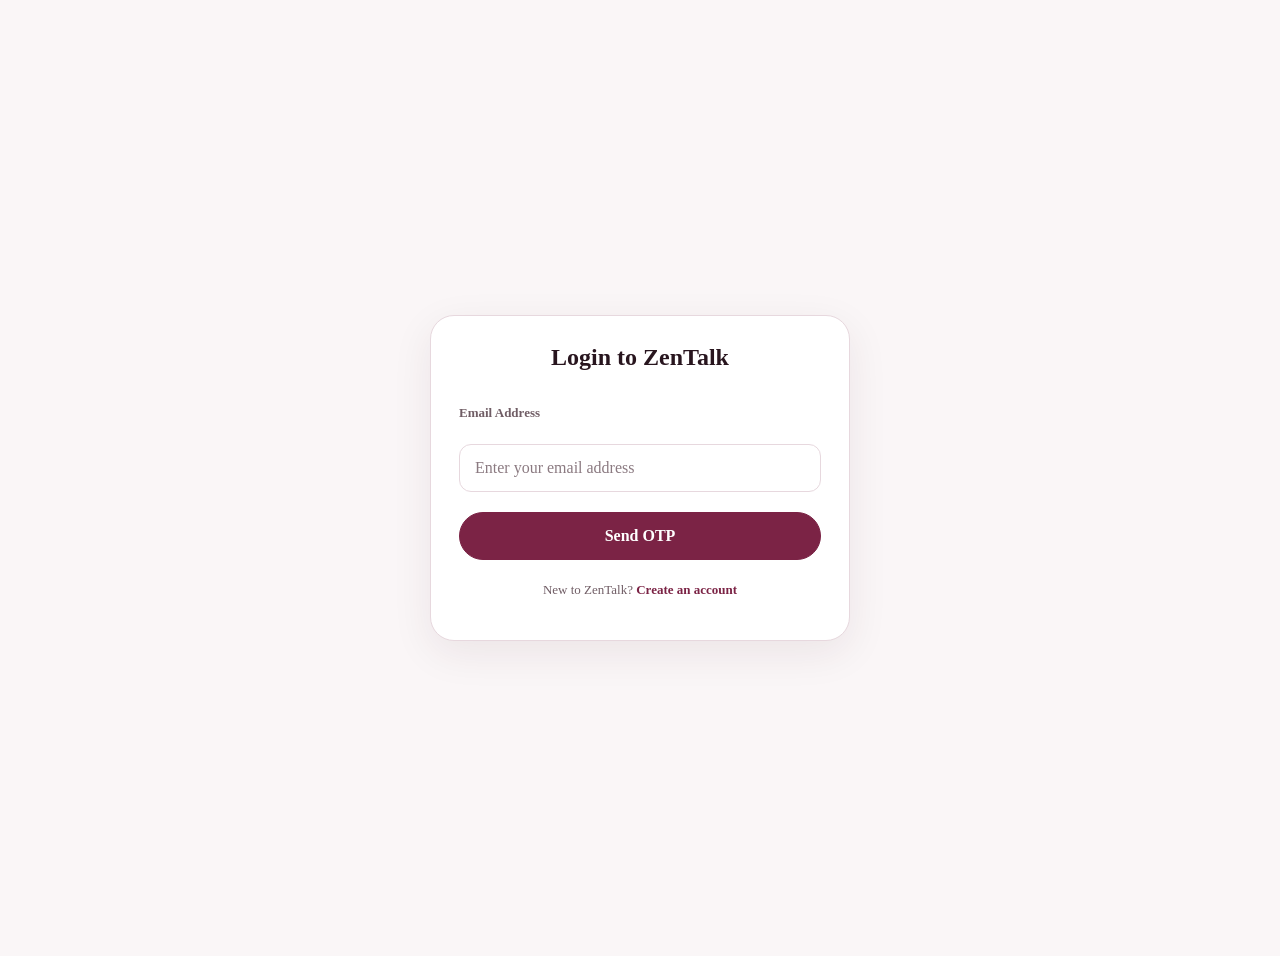
<file: ZenTalk-frontend/audio-frontend/index.html>
<!DOCTYPE html>
<html lang="en">

<head>
    <meta charset="UTF-8">
    <meta name="viewport" content="width=device-width, initial-scale=1">
    <title>ZenTalk Audio | Dashboard</title>
    <link rel="stylesheet" href="css/style.css">
    <script defer src="js/config.js"></script>


    <script src="./js/auth.js"></script>
    <script src="./js/api.js"></script>
    <script src="./js/utils.js"></script>
    <script src="./js/websocket.js"></script>
    <script src="./js/dashboard.js"></script>
</head>

<body>
    <header class="app-header">
        <a class="brand" href="index.html">ZenTalk <span>Audio</span></a>
        <nav>
            <a class="active" href="index.html">Dashboard</a>
            <!-- <a href="pages/profile.html">Profile</a>
            <a href="pages/block-list.html">Block List</a> -->
        </nav>
    </header>

    <main class="container">
        <section class="hero">
            <div>
                <p class="eyebrow">AUDIO COMMUNITY</p>
                <h1>Discover your next conversation.</h1>
                <p>Connect with people and start a real-time audio conversation.</p>
            </div>
            <div class="queue-actions">
                <button id="enterQueueBtn" class="btn btn-primary">Join Queue</button>
                <button id="exitQueueBtn" class="btn btn-secondary">Leave Queue</button>
                <button id="refreshQueueBtn" class="btn btn-secondary">Refresh</button>
            </div>
        </section>

        <section class="queue-section">
            <div class="section-heading">
                <div>
                    <h2>People in queue</h2>
                    <p id="queueStatus" role="status">Loading queue…</p>
                </div>
            </div>
            <div id="queueList" class="queue-grid" aria-live="polite"></div>
        </section>
    </main>
</body>

</html>
</file>
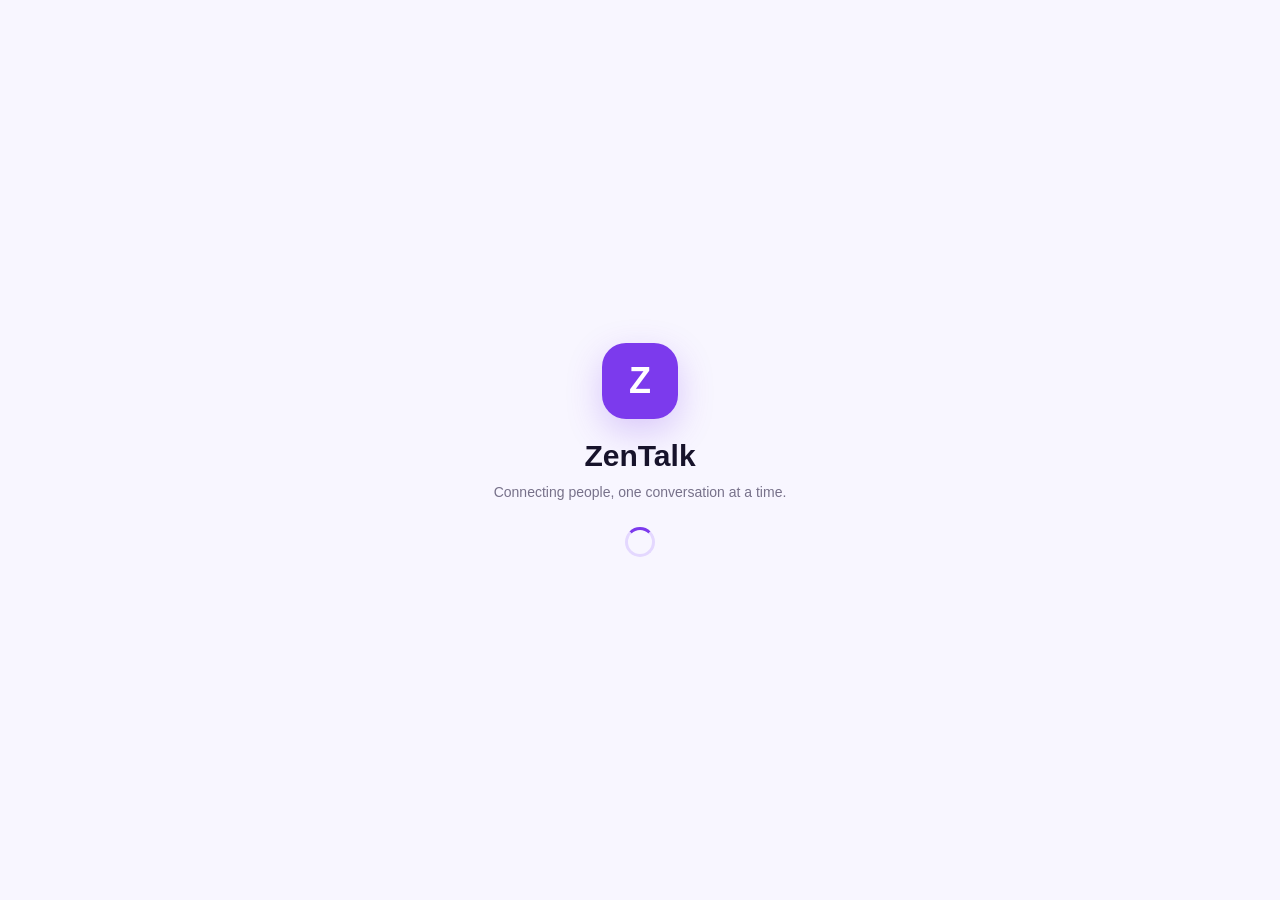
<file: ZenTalk-frontend/auth-frontend/index.html>
<!DOCTYPE html>
<html lang="en">

<head>
    <meta charset="UTF-8">
    <meta name="viewport" content="width=device-width, initial-scale=1.0">
    <title>ZenTalk | Welcome</title>

    <link rel="stylesheet" href="assets/css/splash.css">
    <script src="assets/js/splash.js" defer></script>
    <link rel="stylesheet" href="assets/css/theme.css">
    <link rel="stylesheet" href="assets/css/style.css">
    <link rel="stylesheet" href="assets/css/profile.css">

    <script src="assets/js/theme.js" defer></script>
</head>

<body>
    <main class="splash-screen">
        <div class="splash-logo">Z</div>

        <h1>ZenTalk</h1>

        <p>Connecting people, one conversation at a time.</p>

        <div class="loader" role="status" aria-label="Loading"></div>
    </main>
</body>

</html>
</file>
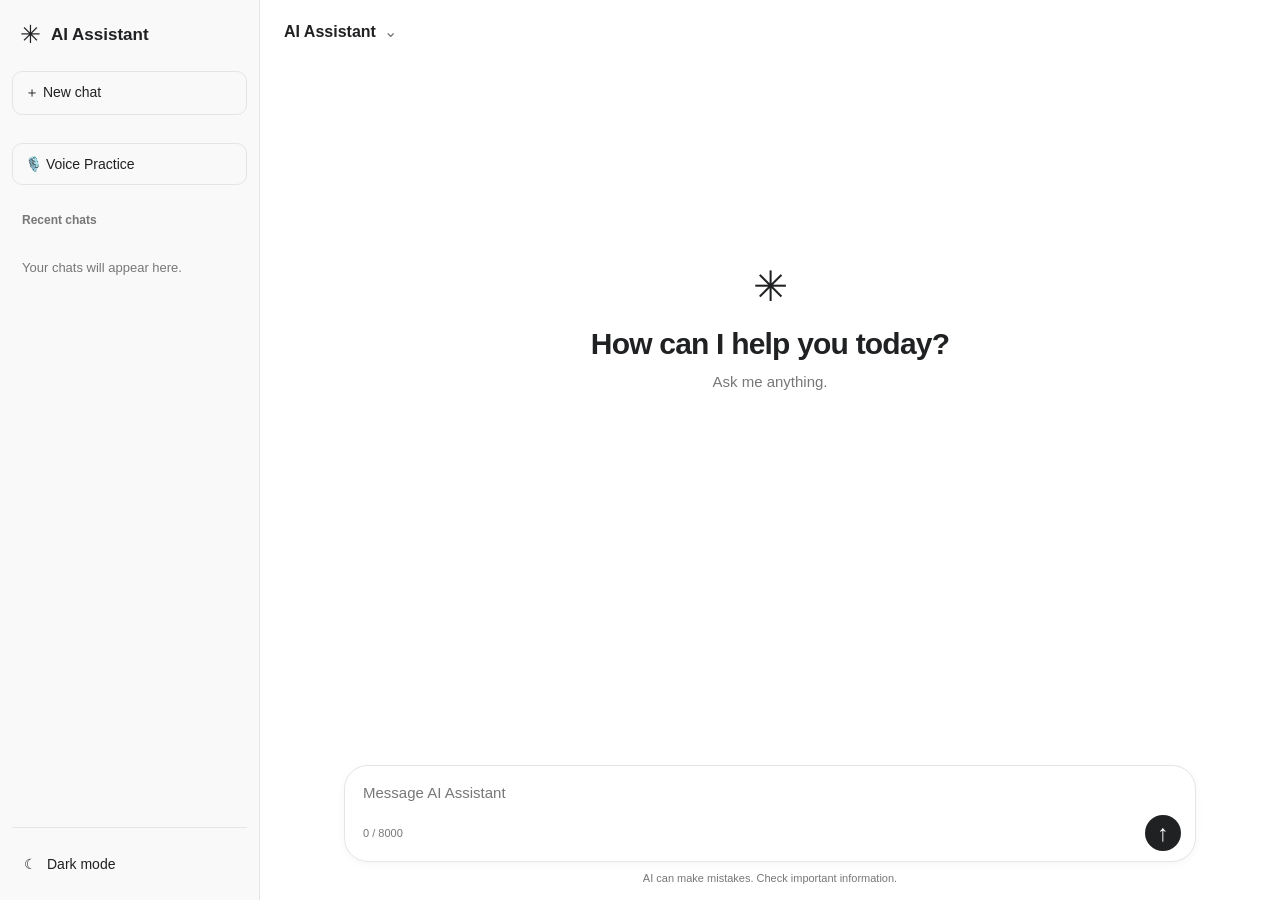
<file: ZenTalk-frontend/ai-chat-frontend/ai.html>
<!DOCTYPE html>
<html lang="en">
<head>
    <meta charset="UTF-8">
    <meta name="viewport" content="width=device-width, initial-scale=1.0">
    <meta name="theme-color" content="#ffffff">
    <title>AI Assistant</title>
    <link rel="stylesheet" href="./style.css">
</head>
<body>
    <div class="app">

        <aside class="sidebar" id="sidebar">
            <div class="sidebar-top">
                <div class="brand">
                    <span class="brand-icon">✳</span>
                    <span>AI Assistant</span>
                </div>
                <button class="icon-button mobile-close" id="mobileMenu">×</button>
            </div>

            <button class="new-chat" id="newChatBtn">
                ＋ New chat
            </button>
            
            <a class="new-chat voice-practice-link" href="./voice-practice.html">
                🎙️ Voice Practice
            </a>

            <div class="history-heading">Recent chats</div>
            <div class="history-list" id="historyList"></div>

            <div class="sidebar-bottom">
                <button class="theme-button" id="themeToggle">
                    <span id="themeIcon">☾</span>
                    <span id="themeLabel">Dark mode</span>
                </button>
            </div>
        </aside>

        <main class="main">
            <header class="topbar">
                <button class="icon-button menu-button" id="openSidebar">☰</button>
                <div class="model-label">AI Assistant <span>⌄</span></div>
            </header>

            <section class="chat-area">
                <div class="messages" id="messages" aria-live="polite">
                    <div class="welcome" id="welcomeBlock">
                        <div class="welcome-icon">✳</div>
                        <h1>How can I help you today?</h1>
                        <p>Ask me anything.</p>
                    </div>
                </div>

                <div class="composer-area">
                    <form class="composer" id="chatForm">
                        <textarea
                            id="messageInput"
                            rows="1"
                            maxlength="8000"
                            placeholder="Message AI Assistant"
                            aria-label="Your message"
                        ></textarea>

                        <div class="composer-bottom">
                            <span class="char-count" id="charCount">0 / 8000</span>
                            <button class="send-button" id="sendButton" type="submit">↑</button>
                        </div>
                    </form>
                    <p class="disclaimer">AI can make mistakes. Check important information.</p>
                </div>
            </section>
        </main>

        <div class="toast" id="toast" role="status"></div>
    </div>

    <script src="./script.js"></script>
    <script src="./voice-practice.js"></script>
</body>
</html>
</file>
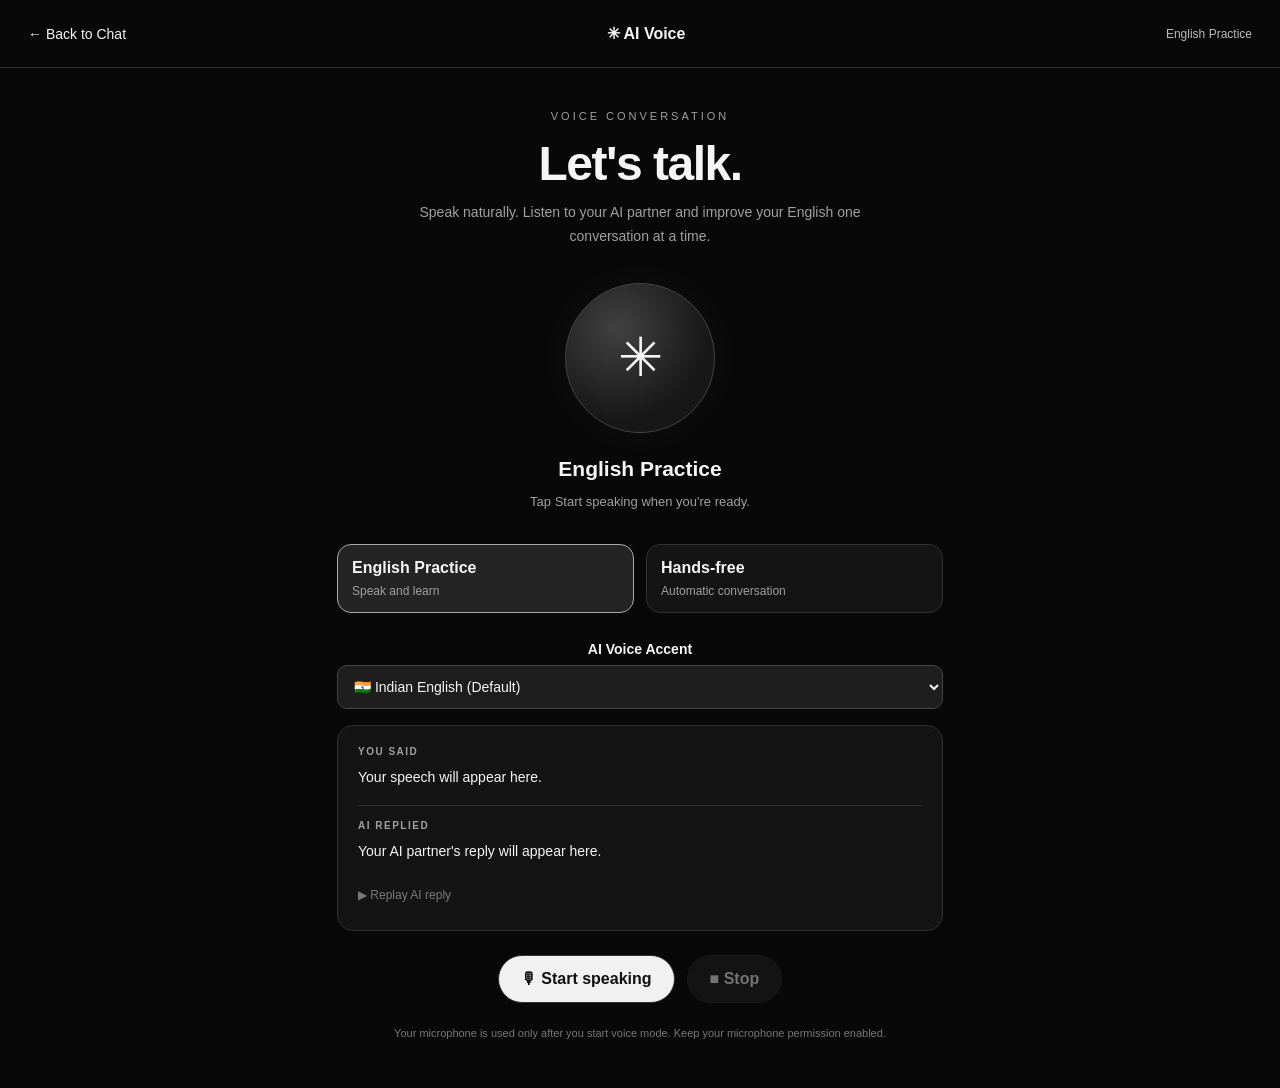
<file: ZenTalk-frontend/ai-chat-frontend/voice-practice.html>
<!DOCTYPE html>
<html lang="en">

<head>
    <meta charset="UTF-8">
    <meta name="viewport" content="width=device-width, initial-scale=1.0">
    <meta name="theme-color" content="#080808">
    <title>Voice Practice | AI Assistant</title>
    <link rel="stylesheet" href="./voice-practice.css">
</head>

<body>
    <main class="voice-app">

        <header class="voice-header">
            <a class="back-button" href="./ai.html">
                ← Back to Chat
            </a>
            <div class="header-title">✳ AI Voice</div>
            <span class="connection-label" id="connectionStatus">
                Ready
            </span>
        </header>

        <section class="voice-content">
            <div class="mode-label">VOICE CONVERSATION</div>

            <h1>Let's talk.</h1>
            <p class="subtitle">
                Speak naturally. Listen to your AI partner and
                improve your English one conversation at a time.
            </p>

            <div class="voice-orb" id="voiceOrb">
                <span class="orb-icon">✳</span>
            </div>

            <h2 id="statusText">Ready to talk?</h2>
            <p id="statusDetail" class="status-detail">
                Choose a mode and start your conversation.
            </p>

            <div class="mode-controls">
                <button id="practiceBtn" class="mode-button active">
                    English Practice
                    <small>Speak and learn</small>
                </button>

                <button id="handsFreeBtn" class="mode-button">
                    Hands-free
                    <small>Automatic conversation</small>
                </button>
            </div>

            <div class="accent-selector">
               <label for="accentSelect">AI Voice Accent</label>
               <select id="accentSelect">
                  <option value="en-IN">🇮🇳 Indian English (Default)</option>
                  <option value="en-US">🇺🇸 American English</option>
                  <option value="en-GB">🇬🇧 British English</option>
                  <option value="en-AU">🇦🇺 Australian English</option> 
               </select>
            </div>

            <div class="transcript-card">
                <div class="transcript-heading">YOU SAID</div>
                <p id="transcriptText">
                    Your speech will appear here.
                </p>

                <div class="transcript-divider"></div>

                <div class="transcript-heading">AI REPLIED</div>
                <p id="replyText">
                    Your AI partner's reply will appear here.
                </p>

                <button id="replayBtn" class="replay-button" disabled>
                    ▶ Replay AI reply
                </button>
            </div>

            <div class="action-controls">
                <button id="micBtn" class="mic-button">
                    🎙 Start speaking
                </button>

                <button id="stopBtn" class="stop-button" disabled>
                    ■ Stop
                </button>
            </div>

            <p class="privacy-note">
                Your microphone is used only after you start voice mode.
                Keep your microphone permission enabled.
            </p>

            <p id="errorText" class="error-text" role="alert"></p>
        </section>
    </main>

    <script src="./voice-practice.js"></script>
</body>

</html>
</file>
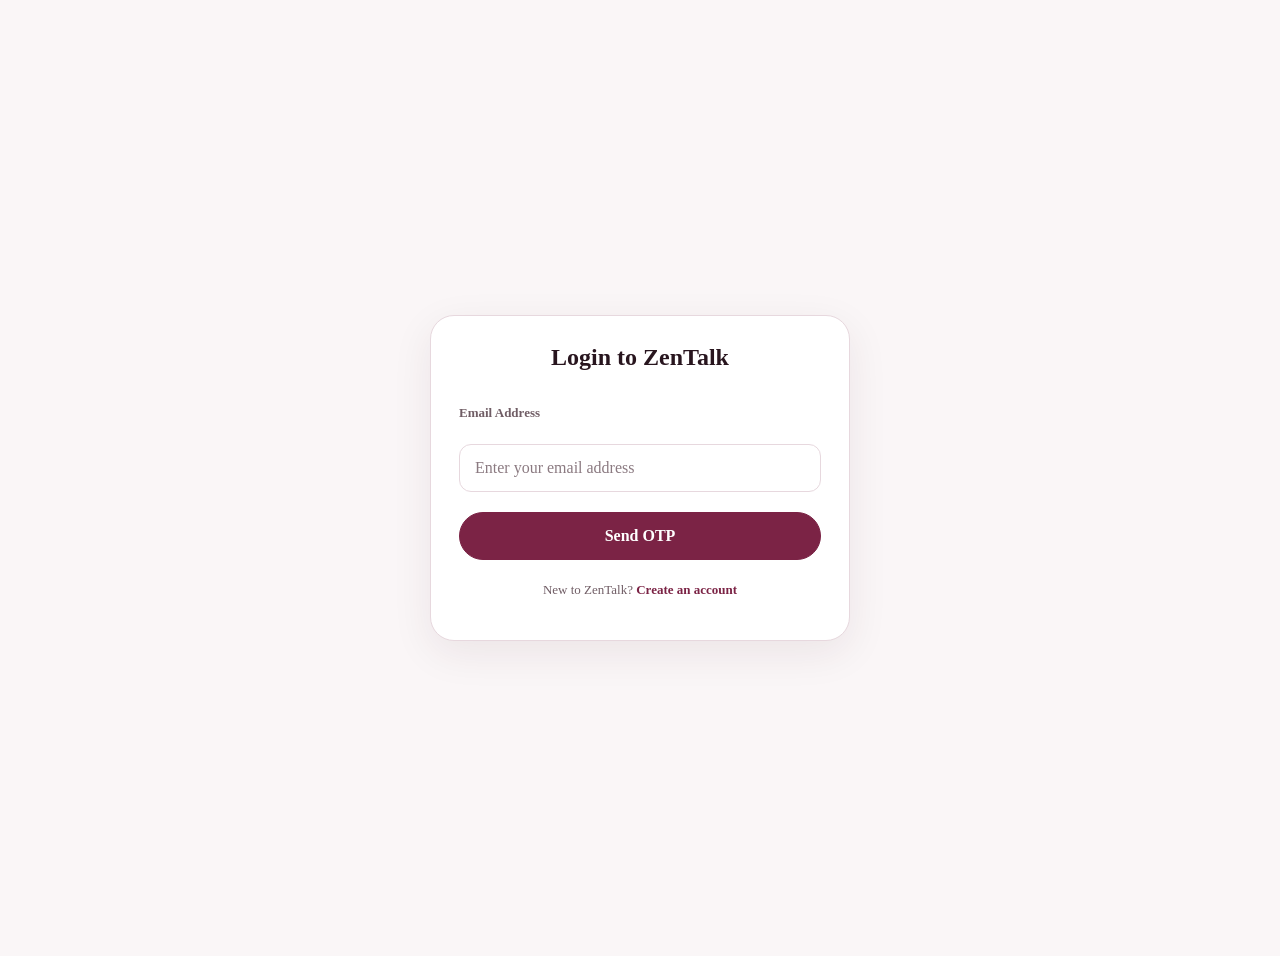
<file: ZenTalk-frontend/auth-frontend/dashboard.html>
<!DOCTYPE html>
<html lang="en">

<head>
    <meta charset="UTF-8">
    <meta name="viewport" content="width=device-width, initial-scale=1.0">

    <title>ZenTalk Dashboard</title>

    <!-- Global theme -->
    <link rel="stylesheet" href="./assets/css/theme.css">

    <!-- Common styles -->
    <link rel="stylesheet" href="./assets/css/style.css">

    <!-- Dashboard styles -->
    <link rel="stylesheet" href="./assets/css/dashboard.css">

    <!-- Apply saved theme -->
    <script src="./assets/js/theme.js" defer></script>
</head>

<body>
    <!-- Dashboard header -->
    <header class="topbar dashboard-topbar">
        <h3>ZenTalk</h3>

        <button type="button" id="openProfile" class="profile-link" title="Open Profile" aria-label="Open Profile"
            aria-controls="profileDrawer" aria-expanded="false">
            <span id="profileName"></span>

            <img id="profileIcon" class="profile-button" src="https://i.pravatar.cc/100" alt="Profile">
        </button>
    </header>

    <!-- Main dashboard stays full screen -->
    <main class="container dashboard-container">
        <h2>Welcome</h2>

        <div class="grid3">
            <!-- Audio Call -->
            <!-- <div class="opt-card" onclick="go(8081, 'audio')" role="button" tabindex="0" onkeydown="if(event.key === 'Enter' || event.key === ' ') {
                    event.preventDefault();
                    go(8081, 'audio');
                }">
                <h3>🎙️ Audio Call</h3>
                <p class="small">Port 8081</p>
            </div> -->


            <!-- Audio Call -->
            <div class="opt-card" id="audioCallCard" role="link" tabindex="0" aria-label="Open Audio Call">
                <h3>🎙️ Audio Call</h3>
                <p class="small">Audio Service</p>
            </div>


            <!-- Video Call -->
            <div class="opt-card" onclick="go(8082, 'video')" role="button" tabindex="0" onkeydown="if(event.key === 'Enter' || event.key === ' ') {
                    event.preventDefault();
                    go(8082, 'video');
                }">
                <h3>📹 Video Call</h3>
                <p class="small">Port 8082</p>
            </div>

            <!-- AI Chat -->
            <div class="opt-card" id="aiChatCard" role="link" tabindex="0">
                <h3>🤖 AI Chat</h3>
                <p class="small">Port 8080</p>
            </div>
        </div>

        <p id="dashboardMsg" class="small" role="status" aria-live="polite"></p>
    </main>

    <!-- Background overlay -->
    <div id="profileOverlay" class="profile-drawer-overlay" aria-hidden="true"></div>

    <!-- Right-side profile drawer -->
    <aside id="profileDrawer" class="profile-drawer" aria-label="My Profile" aria-hidden="true" inert>
        <div class="profile-drawer-header">
            <h2>My Profile</h2>

            <button type="button" id="closeProfile" class="profile-drawer-close" aria-label="Close profile"
                title="Close profile">
                &times;
            </button>
        </div>

        <iframe id="profileFrame" class="profile-drawer-frame" title="My Profile" src="about:blank"></iframe>
    </aside>

    <!-- Dashboard JavaScript -->
    <script type="module" src="./assets/js/dashboard.js"></script>
</body>

</html>
</file>
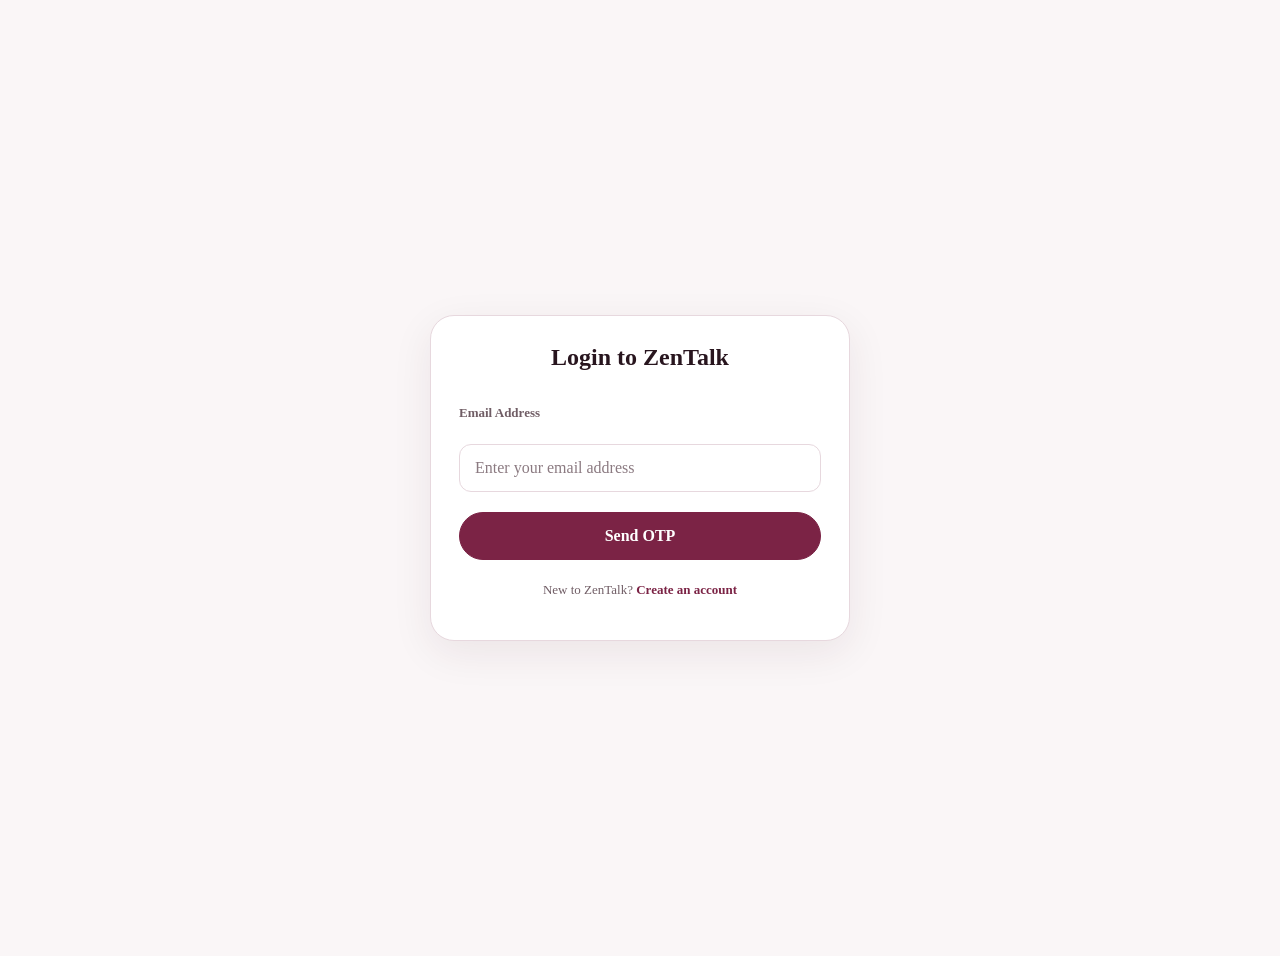
<file: ZenTalk-frontend/auth-frontend/login.html>
<!DOCTYPE html>
<html lang="en">
<head>
    <meta charset="UTF-8">
    <meta name="viewport" content="width=device-width, initial-scale=1.0">

    <title>Login | ZenTalk</title>

    <link rel="stylesheet" href="assets/css/theme.css">
    <link rel="stylesheet" href="assets/css/style.css">
    <link rel="stylesheet" href="assets/css/login.css">

    <script src="assets/js/theme.js" defer></script>
    <script type="module" src="assets/js/login.js"></script>
</head>

<body>
    <main class="container">
        <section class="card login-card">
            <h2>Login to ZenTalk</h2>

            <form id="loginForm" novalidate>
                <label for="email" class="small">Email Address</label>

                <input
                    id="email"
                    class="input"
                    type="email"
                    placeholder="Enter your email address"
                    autocomplete="email"
                    required
                >

                <button id="btn1" class="btn" type="submit">
                    Send OTP
                </button>
            </form>

            <section id="otpSec" hidden>
                <label for="otp-1" class="small">Verification Code</label>

                <div
                    class="otp-box"
                    id="otpBoxes"
                    role="group"
                    aria-label="6-digit verification code"
                >
                    <input class="otp-digit" id="otp-1" type="text"
                        inputmode="numeric" maxlength="1"
                        autocomplete="one-time-code" aria-label="Digit 1">

                    <input class="otp-digit" id="otp-2" type="text"
                        inputmode="numeric" maxlength="1" aria-label="Digit 2">

                    <input class="otp-digit" id="otp-3" type="text"
                        inputmode="numeric" maxlength="1" aria-label="Digit 3">

                    <input class="otp-digit" id="otp-4" type="text"
                        inputmode="numeric" maxlength="1" aria-label="Digit 4">

                    <input class="otp-digit" id="otp-5" type="text"
                        inputmode="numeric" maxlength="1" aria-label="Digit 5">

                    <input class="otp-digit" id="otp-6" type="text"
                        inputmode="numeric" maxlength="1" aria-label="Digit 6">
                </div>

                <!-- Combined value consumed by login.js -->
                <input id="otp" type="hidden" value="">

                <button id="btn2" class="btn" type="button">
                    Verify &amp; Login
                </button>

                <p class="small resend-text">
                    Didn't receive a code?
                    <button id="resend" class="link" type="button">
                        Resend OTP
                    </button>
                </p>
            </section>

            <p class="small account-prompt">
                New to ZenTalk?
                <a class="link" href="register.html">Create an account</a>
            </p>

            <p
                id="msg"
                class="small login-message"
                role="status"
                aria-live="polite"
            ></p>
        </section>
    </main>
</body>
</html>
</file>
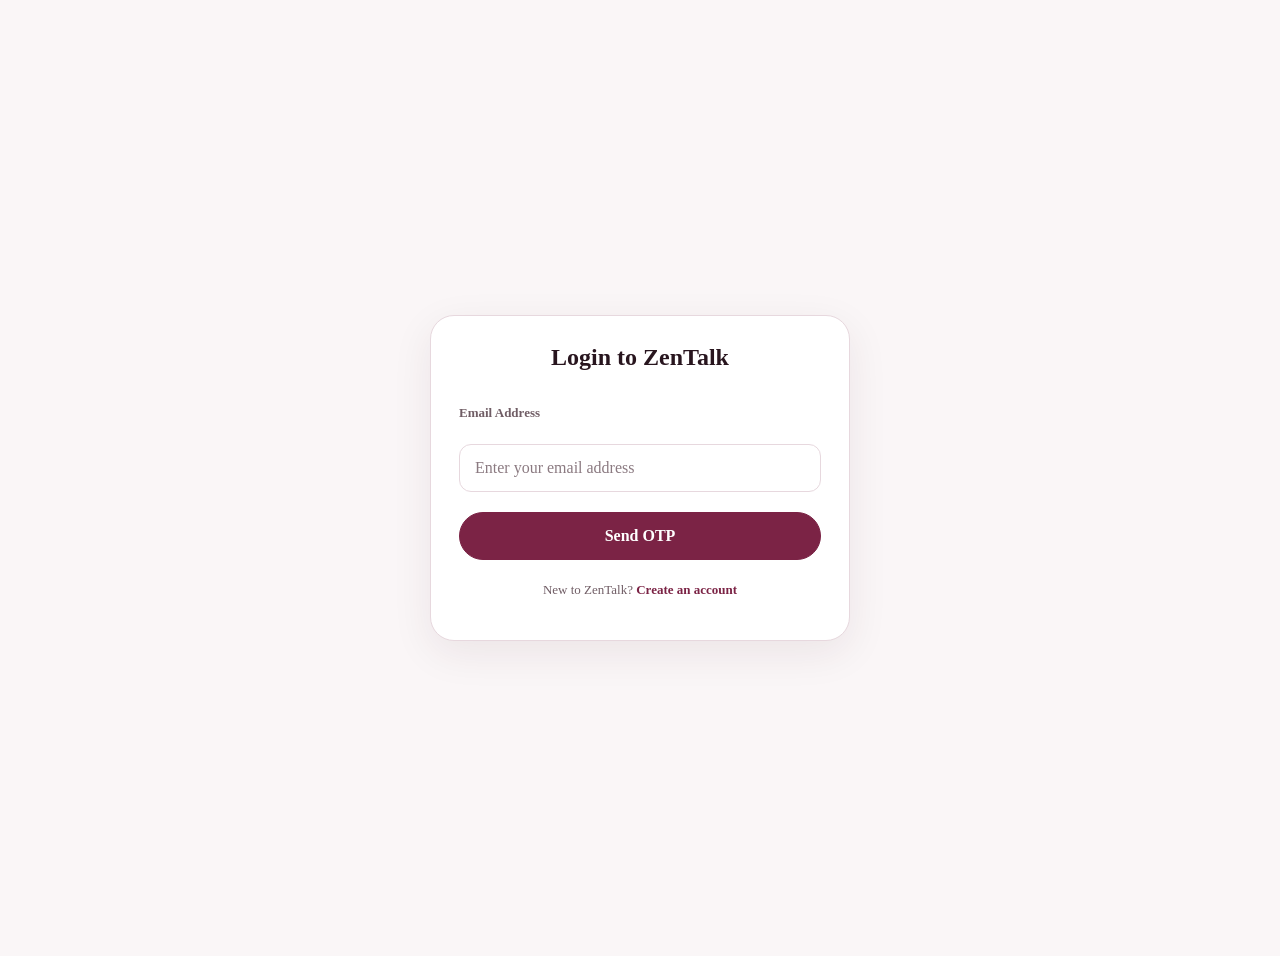
<file: ZenTalk-frontend/auth-frontend/profile.html>
<!DOCTYPE html>
<html lang="en" data-theme="light">

<head>
    <meta charset="UTF-8">
    <meta name="viewport" content="width=device-width, initial-scale=1.0">

    <title>My Profile | ZenTalk</title>

    <link rel="stylesheet" href="assets/css/theme.css">
    <link rel="stylesheet" href="assets/css/style.css">
    <link rel="stylesheet" href="assets/css/profile.css">


    <script src="assets/js/theme.js" defer></script>
    <script type="module" src="assets/js/profile.js"></script>
</head>

<body>
    <header class="topbar">
        <!-- <a href="dashboard.html" class="link">← Back</a> -->

        <h3>My Profile</h3>

        <button type="button" class="theme-toggle" data-theme-toggle aria-label="Switch to dark mode"
            aria-pressed="false" title="Toggle light/dark mode">
            <span data-theme-icon aria-hidden="true">☾</span>
        </button>
    </header>

    <main class="profile-container">
        <section class="card profile-card">
            <div id="profileCard" aria-live="polite">
                <p class="small">Loading prof..</p>
            </div>
        </section>
    </main>
</body>

</html>
</file>
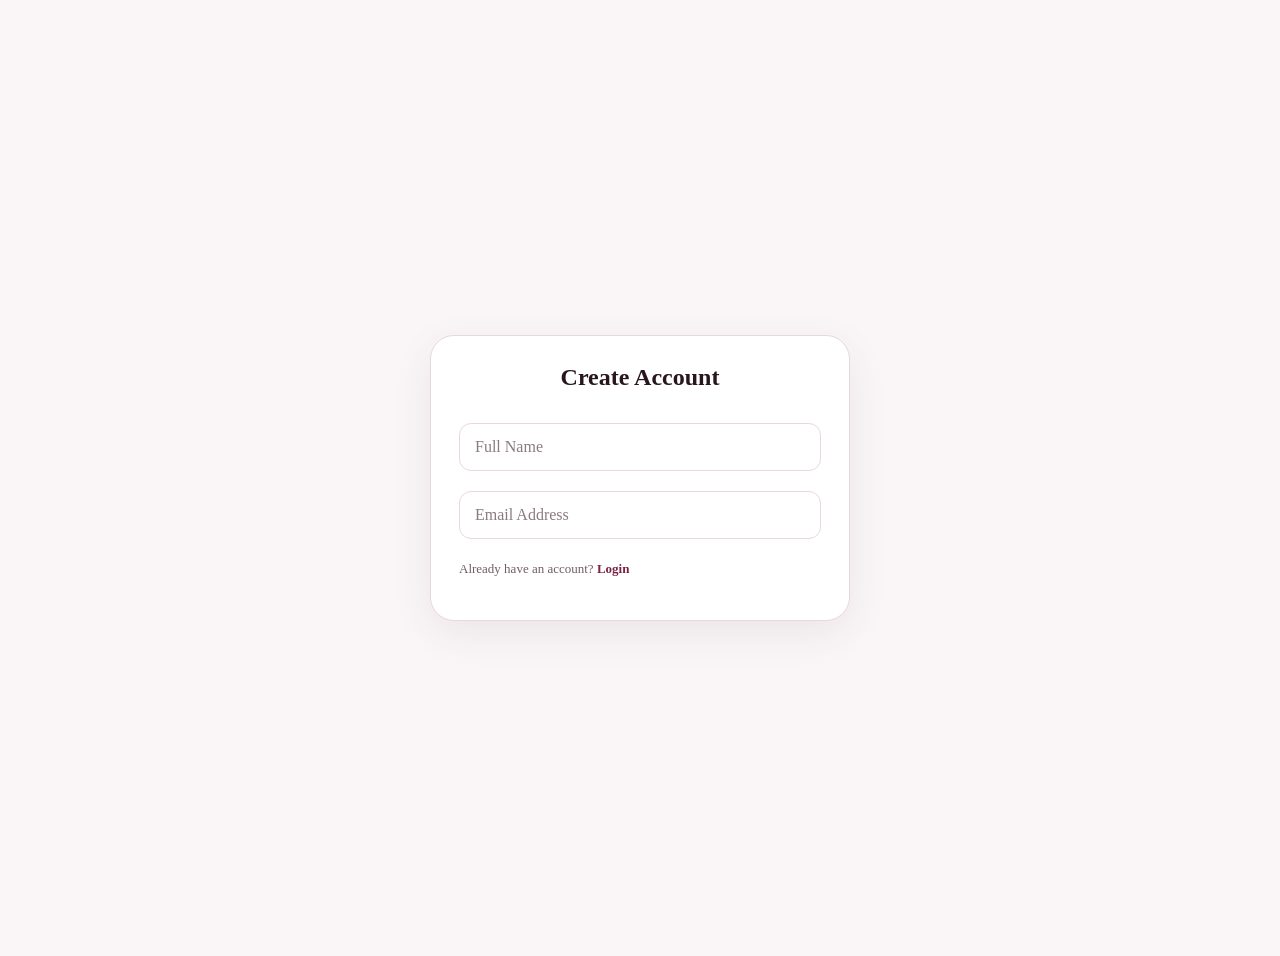
<file: ZenTalk-frontend/auth-frontend/register.html>
<!DOCTYPE html>
<html lang="en">

<head>
    <meta charset="UTF-8">
    <meta name="viewport" content="width=device-width, initial-scale=1.0">

    <title>Register | ZenTalk</title>

    <!-- Global theme colors -->
    <link rel="stylesheet" href="./assets/css/theme.css">

    <!-- Common styles -->
    <link rel="stylesheet" href="./assets/css/style.css">

    <!-- Registration styles -->
    <link rel="stylesheet" href="./assets/css/register.css">

    <!-- Apply saved theme; no toggle button on this page -->
    <script src="./assets/js/theme.js" defer></script>
</head>

<body>
    <main class="container">
        <div class="card register-card">
            <h2>Create Account</h2>

            <!-- Step 1: Name and email -->
            <section id="emailSection">
                <input id="name" class="input" type="text" placeholder="Full Name" autocomplete="name" required>

                <input id="email" class="input" type="email" placeholder="Email Address" autocomplete="email" required>

                <p id="emailStatus" class="small" aria-live="polite"></p>

                <button id="sendOtp" class="btn btn-outline" type="button" hidden disabled>
                    Send OTP
                </button>

                <p id="loginPrompt" class="small" hidden>
                    This email is already registered.
                    <a href="login.html" class="link">Login here</a>
                </p>
            </section>

            <!-- Step 2: OTP verification -->
            <!-- <section id="otpSection" hidden>
                <p class="small">Enter the OTP sent to your email.</p>

                <input id="otp" class="input" type="text" inputmode="numeric" autocomplete="one-time-code" maxlength="6"
                    placeholder="Enter 6-digit OTP">

                <button id="verifyOtp" class="btn" type="button">
                    Verify Email
                </button>
            </section> -->

            <section id="otpSection" hidden>
                <p class="small">Enter the OTP sent to your email.</p>

                <div class="otp-box" id="registerOtpBoxes" role="group" aria-label="6-digit verification code">
                    <input class="otp-digit" id="regOtp1" type="text" inputmode="numeric" maxlength="1"
                        autocomplete="one-time-code" aria-label="Digit 1">
                    <input class="otp-digit" id="regOtp2" type="text" inputmode="numeric" maxlength="1"
                        aria-label="Digit 2">
                    <input class="otp-digit" id="regOtp3" type="text" inputmode="numeric" maxlength="1"
                        aria-label="Digit 3">
                    <input class="otp-digit" id="regOtp4" type="text" inputmode="numeric" maxlength="1"
                        aria-label="Digit 4">
                    <input class="otp-digit" id="regOtp5" type="text" inputmode="numeric" maxlength="1"
                        aria-label="Digit 5">
                    <input class="otp-digit" id="regOtp6" type="text" inputmode="numeric" maxlength="1"
                        aria-label="Digit 6">
                </div>

                <!-- Existing registration JS can continue reading #otp -->
                <input id="otp" type="hidden" value="">

                <button id="verifyOtp" class="btn" type="button">
                    Verify Email
                </button>
            </section>


            <!-- Step 3: Additional details -->
            <section id="detailsSection" hidden>
                <p class="small">Email verified successfully.</p>

                <label for="gender">Gender</label>
                <select id="gender" class="input" required>
                    <option value="">Select Gender</option>
                    <option value="MALE">Male</option>
                    <option value="FEMALE">Female</option>
                    <option value="OTHER">Other</option>
                </select>

                <label for="country">Country</label>
                <select id="country" class="input" required>
                    <option value="">Select Country</option>
                </select>

                <label for="state">State</label>
                <select id="state" class="input" disabled required>
                    <option value="">Select State</option>
                </select>

                <label for="city">City</label>
                <select id="city" class="input" disabled required>
                    <option value="">Select City</option>
                </select>

                <button id="registerBtn" class="btn" type="button">
                    Complete Registration
                </button>
            </section>

            <p id="msg" class="small" role="status" aria-live="polite"></p>

            <p class="small">
                Already have an account?
                <a href="login.html" class="link">Login</a>
            </p>
        </div>
    </main>

    <!-- Existing registration logic -->
    <script type="module" src="./assets/js/register.js"></script>
</body>

</html>
</file>
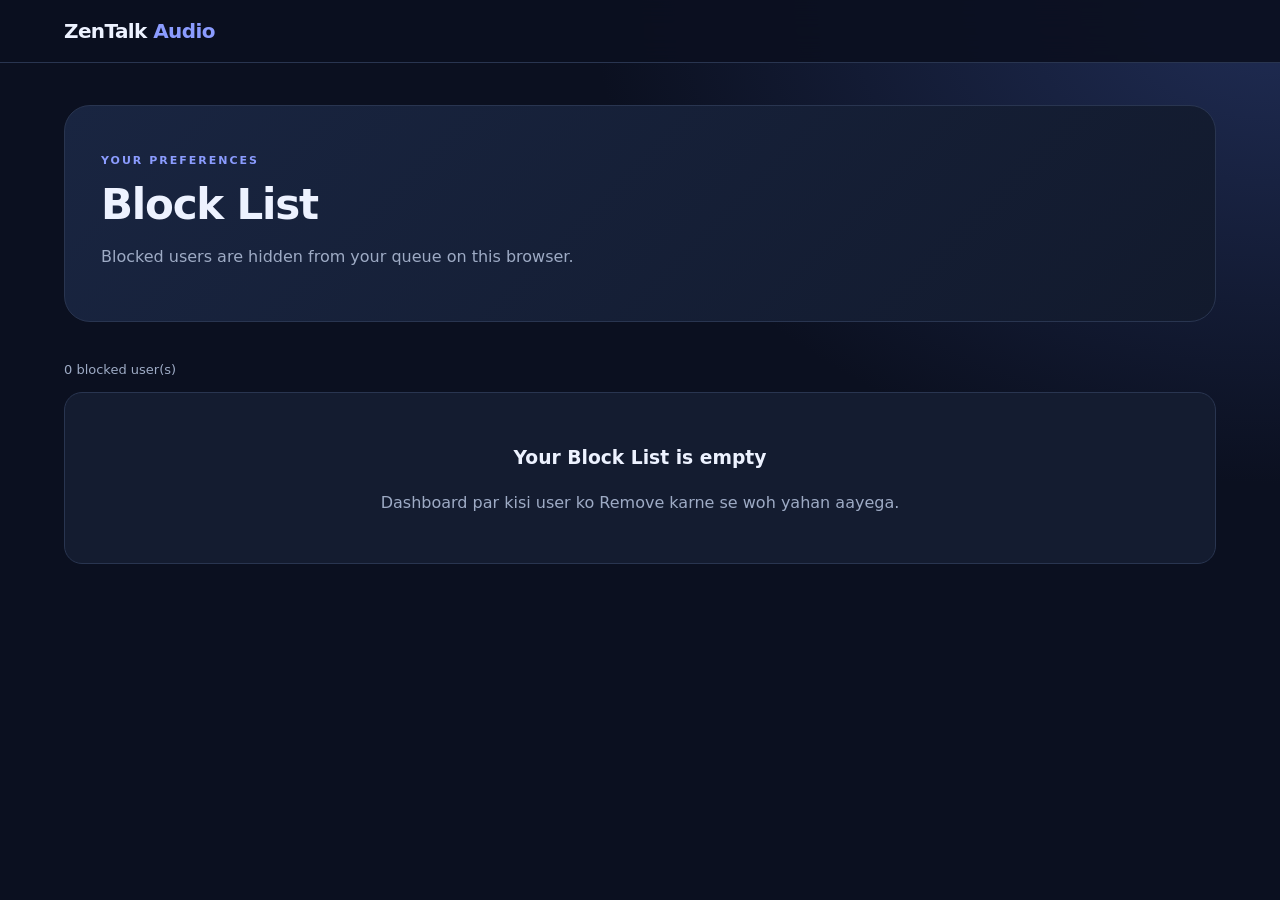
<file: ZenTalk-frontend/audio-frontend/pages/block-list.html>
<!DOCTYPE html>
<html lang="en">
<head>
  <meta charset="UTF-8">
  <meta name="viewport" content="width=device-width, initial-scale=1">
  <title>ZenTalk Audio | Block List</title>
  <link rel="stylesheet" href="../css/style.css">
  <script defer src="../js/config.js"></script>
  <script defer src="../js/auth.js"></script>
  <script defer src="../js/utils.js"></script>
  <script defer src="../js/block-list.js"></script>
</head>
<body>
  <header class="app-header">
    <a class="brand" href="../index.html">ZenTalk <span>Audio</span></a>
    <nav>
      <!-- <a href="../index.html">Dashboard</a>
      <a href="profile.html">Profile</a>
      <a class="active" href="block-list.html">Block List</a> -->
    </nav>
  </header>

  <main class="container">
    <section class="hero">
      <div>
        <p class="eyebrow">YOUR PREFERENCES</p>
        <h1>Block List</h1>
        <p>Blocked users are hidden from your queue on this browser.</p>
      </div>
    </section>

    <section class="queue-section">
      <p id="blockListStatus" role="status"></p>
      <div id="blockedUsersList" class="queue-grid"></div>
    </section>
  </main>
</body>
</html>
</file>
<file: ZenTalk-frontend/audio-frontend/css/style.css>
:root {
    color-scheme: dark;
    --bg: #0b1020;
    --surface: #141c30;
    --surface-hover: #1a2540;
    --border: #293550;
    --text: #edf2ff;
    --muted: #9eabc5;
    --primary: #8b9cff;
    --primary-dark: #687cf0;
    --danger: #ff9b9b;
    --radius: 18px;
}

* {
    box-sizing: border-box;
}

body {
    margin: 0;
    min-height: 100vh;
    background:
        radial-gradient(ellipse at top right, #202d55 0, transparent 38%),
        var(--bg);
    color: var(--text);
    font-family: Inter, system-ui, -apple-system, BlinkMacSystemFont,
        "Segoe UI", sans-serif;
    line-height: 1.5;
}

a {
    color: inherit;
    text-decoration: none;
}

button {
    font: inherit;
}

.app-header {
    position: sticky;
    top: 0;
    z-index: 10;
    display: flex;
    justify-content: space-between;
    align-items: center;
    gap: 24px;
    padding: 16px max(5%, calc((100% - 1200px) / 2));
    border-bottom: 1px solid var(--border);
    background: rgb(11 16 32 / 92%);
    backdrop-filter: blur(14px);
}

.brand {
    font-size: 20px;
    font-weight: 800;
    letter-spacing: -0.6px;
    white-space: nowrap;
}

.brand span {
    color: var(--primary);
}

nav {
    display: flex;
    gap: 8px;
    flex-wrap: wrap;
}

nav a {
    color: var(--muted);
    padding: 9px 13px;
    border-radius: 10px;
    font-size: 14px;
}

nav a:hover,
nav a.active {
    background: var(--surface-hover);
    color: var(--text);
}

.container {
    width: min(1200px, 90%);
    margin: 0 auto;
    padding: 42px 0 70px;
}

.container.narrow {
    width: min(760px, 90%);
}

.hero {
    display: flex;
    align-items: center;
    justify-content: space-between;
    gap: 32px;
    padding: 36px;
    border: 1px solid var(--border);
    border-radius: 26px;
    background: linear-gradient(135deg, #192541, #121a2d);
}

.hero h1,
.panel h1 {
    margin: 4px 0 12px;
    font-size: clamp(28px, 4vw, 42px);
    line-height: 1.15;
    letter-spacing: -1.2px;
}

.hero p,
.panel>p {
    color: var(--muted);
}

.eyebrow {
    color: var(--primary) !important;
    font-size: 11px;
    font-weight: 800;
    letter-spacing: 2px;
}

.queue-actions {
    display: flex;
    gap: 10px;
    flex-wrap: wrap;
    flex-shrink: 0;
}

.btn {
    display: inline-flex;
    align-items: center;
    justify-content: center;
    gap: 8px;
    min-height: 42px;
    padding: 10px 16px;
    border: 1px solid transparent;
    border-radius: 12px;
    cursor: pointer;
    font-weight: 700;
    font-size: 13px;
    transition: background 0.2s, transform 0.2s;
}

.btn:hover {
    transform: translateY(-1px);
}

.btn:disabled {
    opacity: 0.5;
    cursor: not-allowed;
    transform: none;
}

.btn-primary {
    color: #0c1330;
    background: var(--primary);
}

.btn-primary:hover {
    background: #a5b0ff;
}

.btn-secondary {
    color: var(--text);
    background: #1a2540;
    border-color: var(--border);
}

.btn-secondary:hover {
    background: #253250;
}

.queue-section {
    margin-top: 38px;
}

.section-heading {
    display: flex;
    justify-content: space-between;
    align-items: center;
    margin-bottom: 20px;
}

.section-heading h2 {
    margin-bottom: 4px;
}

.section-heading p,
.status,
#queueStatus,
#blockListStatus {
    color: var(--muted);
    font-size: 13px;
}

.queue-grid {
    display: grid;
    grid-template-columns: repeat(2, minmax(0, 1fr));
    gap: 16px;
}

.queue-card {
    display: flex;
    align-items: center;
    gap: 15px;
    min-width: 0;
    padding: 20px;
    border: 1px solid var(--border);
    border-radius: var(--radius);
    background: var(--surface);
    transition: border-color 0.2s, background 0.2s;
}

.queue-card:hover {
    border-color: #52638b;
    background: var(--surface-hover);
}

.avatar {
    display: grid;
    place-items: center;
    flex: 0 0 54px;
    width: 54px;
    height: 54px;
    overflow: hidden;
    border-radius: 17px;
    background: #303e68;
    color: white;
    font-size: 22px;
    font-weight: 800;
}

.avatar img {
    width: 100%;
    height: 100%;
    object-fit: cover;
}

.user-info {
    flex: 1;
    min-width: 0;
}

.user-info h3 {
    margin: 0 0 4px;
    overflow-wrap: anywhere;
    font-size: 16px;
}

.user-info p {
    margin: 3px 0;
    color: var(--muted);
    font-size: 12px;
    overflow-wrap: anywhere;
}

.user-info .tier {
    color: var(--primary);
}

.card-actions {
    display: flex;
    gap: 8px;
    flex-wrap: wrap;
}

.empty-state,
.panel {
    padding: 32px;
    border: 1px solid var(--border);
    border-radius: var(--radius);
    background: var(--surface);
}

.empty-state {
    grid-column: 1 / -1;
    text-align: center;
}

.empty-state p {
    color: var(--muted);
}

.profile-links {
    display: grid;
    gap: 12px;
    margin-top: 24px;
}

.profile-link {
    display: flex;
    justify-content: space-between;
    align-items: center;
    gap: 18px;
    padding: 18px;
    border: 1px solid var(--border);
    border-radius: 14px;
    background: #10182b;
}

.profile-link:hover {
    border-color: var(--primary);
}

.profile-link strong,
.profile-link small {
    display: block;
}

.profile-link small {
    margin-top: 4px;
    color: var(--muted);
}

@media (max-width: 850px) {
    .hero {
        align-items: flex-start;
        flex-direction: column;
    }

    .queue-grid {
        grid-template-columns: 1fr;
    }
}

@media (max-width: 560px) {
    .app-header {
        align-items: flex-start;
        flex-direction: column;
        gap: 12px;
    }

    nav {
        width: 100%;
    }

    nav a {
        padding: 8px 10px;
    }

    .container {
        padding-top: 24px;
    }

    .hero {
        padding: 24px;
    }

    .queue-card {
        align-items: flex-start;
        flex-wrap: wrap;
    }

    .card-actions {
        width: 100%;
        margin-top: 8px;
    }

    .card-actions .btn {
        flex: 1;
    }

    .panel {
        padding: 24px;
    }


    /* =========================================
   CALL PAGE
   ========================================= */

    .call-panel {
        width: 100%;
        padding: clamp(24px, 5vw, 42px);
        overflow: hidden;
    }

    .call-panel .eyebrow {
        margin: 0 0 14px;
    }

    .call-avatar {
        width: 88px;
        height: 88px;
        flex-basis: 88px;
        border-radius: 24px;
        margin: 10px 0 18px;
        font-size: 32px;
        box-shadow: 0 8px 24px rgb(0 0 0 / 18%);
    }

    .call-avatar img {
        display: block;
        width: 100%;
        height: 100%;
        object-fit: cover;
    }

    .call-panel h1 {
        margin: 0 0 10px;
        overflow-wrap: anywhere;
    }

    #contactEmail,
    #contactGender,
    #contactAddress {
        margin: 4px 0;
        color: var(--muted);
        font-size: 14px;
        overflow-wrap: anywhere;
    }

    #callStatus {
        margin: 22px 0;
        padding: 14px 16px;
        border: 1px solid var(--border);
        border-radius: 14px;
        background: #10182b;
        color: var(--text);
        font-size: 14px;
        overflow-wrap: anywhere;
    }

    #callTimer {
        margin: 16px 0;
        font-size: clamp(28px, 5vw, 38px);
        font-weight: 800;
        font-variant-numeric: tabular-nums;
        letter-spacing: 2px;
        color: var(--primary);
    }

    .call-panel .queue-actions {
        margin: 16px 0;
        gap: 12px;
    }

    .call-panel .queue-actions[hidden],
    #callTimer[hidden],
    #contactAvatar[hidden],
    #contactAvatarFallback[hidden],
    #callNotice[hidden] {
        display: none !important;
    }

    .call-panel .btn {
        min-height: 46px;
        padding: 12px 20px;
    }

    .btn-danger {
        color: #fff;
        background: #a83d50;
        border-color: #c45163;
    }

    .btn-danger:hover {
        background: #c4485d;
    }

    .btn-success {
        color: #071e17;
        background: #78ddb2;
    }

    .btn-success:hover {
        background: #96edc7;
    }

    .call-panel .btn-secondary {
        background: #26334f;
    }

    .call-panel .btn-secondary:hover {
        background: #334362;
    }

    #callNotice {
        margin-top: 16px;
        padding: 13px 15px;
        border: 1px solid #a83d50;
        border-radius: 12px;
        background: rgb(168 61 80 / 12%);
        color: #ffb5bf;
        font-size: 14px;
    }

    .call-panel audio {
        display: none;
    }

    .call-panel .status {
        margin-top: 24px;
        line-height: 1.7;
    }

    /* Keyboard focus */
    .call-panel .btn:focus-visible,
    nav a:focus-visible {
        outline: 2px solid var(--primary);
        outline-offset: 3px;
    }

    /* Small screens */
    @media (max-width: 560px) {
        .container.narrow {
            width: 94%;
        }

        .call-panel {
            padding: 22px 18px;
        }

        .call-avatar {
            width: 76px;
            height: 76px;
            flex-basis: 76px;
            border-radius: 21px;
        }

        .call-panel .queue-actions {
            display: flex;
            width: 100%;
        }

        .call-panel .queue-actions .btn {
            flex: 1 1 auto;
        }
    }





    .call-audio-mode-btn {
        display: inline-flex;
        align-items: center;
        gap: 10px;
        padding: 10px 14px;
        border: 1px solid #555;
        border-radius: 30px;
        background: #222;
        color: #fff;
        cursor: pointer;
    }

    .audio-toggle-track {
        width: 38px;
        height: 22px;
        border-radius: 20px;
        background: #666;
        display: inline-flex;
        align-items: center;
        padding: 3px;
        box-sizing: border-box;
        transition: background 0.2s ease;
    }

    .audio-toggle-knob {
        width: 16px;
        height: 16px;
        background: white;
        border-radius: 50%;
        transition: transform 0.2s ease;
    }

    .call-audio-mode-btn.active .audio-toggle-track {
        background: #1677ff;
    }

    .call-audio-mode-btn.active .audio-toggle-knob {
        transform: translateX(16px);
    }

}
</file>
<file: ZenTalk-frontend/auth-frontend/assets/css/splash.css>
* {
    box-sizing: border-box;
}

body {
    margin: 0;
    min-height: 100vh;
    font-family: Arial, Helvetica, sans-serif;
}

.splash-screen {
    position: fixed;
    inset: 0;
    display: flex;
    flex-direction: column;
    align-items: center;
    justify-content: center;
    background: #f8f6ff;
    color: #17132b;
    text-align: center;
    padding: 24px;
}

.splash-logo {
    width: 76px;
    height: 76px;
    display: flex;
    align-items: center;
    justify-content: center;
    border-radius: 24px;
    background: #7c3aed;
    color: #ffffff;
    font-size: 36px;
    font-weight: 800;
    box-shadow: 0 12px 35px rgba(124, 58, 237, 0.25);
    animation: appear 0.6s ease-out;
}

.splash-screen h1 {
    margin: 20px 0 8px;
    font-size: 30px;
    font-weight: 700;
}

.splash-screen p {
    margin: 0;
    color: #77718a;
    font-size: 14px;
    line-height: 1.6;
}

.loader {
    width: 30px;
    height: 30px;
    margin-top: 24px;
    border: 3px solid #e4d8ff;
    border-top-color: #7c3aed;
    border-radius: 50%;
    animation: spin 0.8s linear infinite;
}

@keyframes spin {
    to {
        transform: rotate(360deg);
    }
}

@keyframes appear {
    from {
        opacity: 0;
        transform: scale(0.8);
    }

    to {
        opacity: 1;
        transform: scale(1);
    }
}

@media (max-width: 480px) {
    .splash-screen h1 {
        font-size: 26px;
    }

    .splash-screen p {
        max-width: 280px;
    }
}
</file>
<file: ZenTalk-frontend/auth-frontend/assets/css/theme.css>
/* ========================================
   ZENTALK — GLOBAL THEME TOKENS
   No component styles in this file.
======================================== */

/* Default theme: Light */
:root,
[data-theme="light"] {
    color-scheme: light;

    /* Brand colors */
    --primary: #7B2345;
    --primary-hover: #641A37;
    --primary-active: #4D142B;
    --primary-soft: #F4E5EB;

    /* Secondary / accent */
    --accent: #B88650;
    --accent-hover: #96683B;
    --accent-soft: #F5EBDD;

    /* Surfaces */
    --bg: #FAF6F7;
    --surface: #FFFFFF;
    --surface-secondary: #F4ECEF;
    --surface-hover: #F0E2E7;
    --overlay: #FFFFFF;

    /* Text */
    --text: #28151E;
    --text-secondary: #705D65;
    --text-muted: #8B7A81;
    --text-on-primary: #FFFFFF;
    --text-on-accent: #281A10;

    /* Borders */
    --border: #E7D8DE;
    --border-strong: #CFB6C1;
    --focus-ring: #A64D70;

    /* Status colors */
    --success: #187653;
    --success-soft: #E4F4EC;
    --warning: #986017;
    --warning-soft: #FBF0D8;
    --error: #BD3048;
    --error-soft: #FBE8EC;
    --info: #315F9C;
    --info-soft: #E8F0FC;

    /* Shadows: values, not component styles */
    --shadow-color: 65, 22, 42;
    --shadow-opacity: 0.08;

    /* Scrollbar colors */
    --scrollbar-track: #F4ECEF;
    --scrollbar-thumb: #D2B8C3;
    --scrollbar-thumb-hover: #A9788D;

    /* Theme-specific gradients */
    --brand-gradient: linear-gradient(
        135deg,
        #7B2345,
        #4D142B
    );

    --accent-gradient: linear-gradient(
        135deg,
        #D4AE7B,
        #B88650
    );
}

/* ========================================
   DARK — BURGUNDY / MAROON
======================================== */

[data-theme="dark"] {
    color-scheme: dark;

    /* Brand colors */
    --primary: #D66B91;
    --primary-hover: #E687A8;
    --primary-active: #B84E75;
    --primary-soft: #492033;

    /* Secondary / accent */
    --accent: #E0B77D;
    --accent-hover: #F0CA95;
    --accent-soft: #40301F;

    /* Surfaces */
    --bg: #160D12;
    --surface: #21131B;
    --surface-secondary: #2C1923;
    --surface-hover: #39202D;
    --overlay: #2A1922;

    /* Text */
    --text: #F7EDF1;
    --text-secondary: #D0BAC4;
    --text-muted: #A58C98;
    --text-on-primary: #230F18;
    --text-on-accent: #26180C;

    /* Borders */
    --border: #49303C;
    --border-strong: #694353;
    --focus-ring: #E687A8;

    /* Status colors */
    --success: #65D6A4;
    --success-soft: #173A2D;
    --warning: #F0C477;
    --warning-soft: #40301B;
    --error: #FF8D9B;
    --error-soft: #451D29;
    --info: #91BCFF;
    --info-soft: #1B2D47;

    /* Shadows */
    --shadow-color: 0, 0, 0;
    --shadow-opacity: 0.28;

    /* Scrollbar colors */
    --scrollbar-track: #21131B;
    --scrollbar-thumb: #694353;
    --scrollbar-thumb-hover: #A66A83;

    /* Theme-specific gradients */
    --brand-gradient: linear-gradient(
        135deg,
        #8D3157,
        #4D1C32
    );

    --accent-gradient: linear-gradient(
        135deg,
        #E0B77D,
        #AC7944
    );
}
</file>
<file: ZenTalk-frontend/auth-frontend/assets/css/style.css>
/* ========================================
   ZENTALK — GLOBAL / SHARED STYLES
   All colors come from theme.css
======================================== */

.container {
    max-width: 420px;
    margin: 0 auto;
    padding: 20px;
    min-height: 100vh;
    display: flex;
    flex-direction: column;
    justify-content: center;
    background: var(--bg);
    color: var(--text);
}

.card {
    background: var(--surface);
    color: var(--text);
    border: 1px solid var(--border);
    border-radius: 24px;
    padding: 28px;
    box-shadow: 0 12px 40px
        rgba(var(--shadow-color), var(--shadow-opacity));
}

.input {
    width: 100%;
    box-sizing: border-box;
    padding: 14px 16px;
    border-radius: 12px;
    border: 1px solid var(--border);
    margin-top: 8px;
    font-size: 15px;
    background: var(--surface);
    color: var(--text);
}

.input::placeholder {
    color: var(--text-muted);
}

.input:focus {
    border-color: var(--primary);
    outline: 2px solid var(--focus-ring);
    outline-offset: 1px;
}

.btn {
    width: 100%;
    padding: 14px;
    border: 1px solid transparent;
    border-radius: 999px;
    background: var(--primary);
    color: var(--text-on-primary);
    font-weight: 700;
    font-size: 15px;
    cursor: pointer;
    margin-top: 16px;
}

.btn:hover {
    background: var(--primary-hover);
}

.btn:active {
    background: var(--primary-active);
}

.btn:focus-visible,
.btn-outline:focus-visible,
.link:focus-visible {
    outline: 2px solid var(--focus-ring);
    outline-offset: 3px;
}

.btn:disabled {
    opacity: 0.6;
    cursor: not-allowed;
}

.btn-outline {
    background: transparent;
    border: 1px solid var(--border-strong);
    color: var(--text);
}

.btn-outline:hover {
    background: var(--surface-hover);
}

.link {
    color: var(--primary);
    cursor: pointer;
    font-weight: 600;
    text-decoration: none;
}

.link:hover {
    color: var(--primary-hover);
}

.topbar {
    display: flex;
    justify-content: space-between;
    align-items: center;
    gap: 12px;
    padding: 16px 20px;
    background: var(--surface);
    color: var(--text);
    border-bottom: 1px solid var(--border);
    position: sticky;
    top: 0;
    z-index: 100;
}

.grid3 {
    display: grid;
    grid-template-columns: 1fr;
    gap: 16px;
    margin-top: 20px;
}

.opt-card {
    padding: 24px;
    border-radius: 20px;
    background: var(--surface);
    color: var(--text);
    border: 1px solid var(--border);
    text-align: center;
    cursor: pointer;
}

.opt-card:hover {
    background: var(--surface-hover);
    border-color: var(--primary);
}

.otp-box {
    display: flex;
    gap: 10px;
    margin-top: 12px;
}

.otp-box input {
    flex: 1;
    min-width: 0;
    text-align: center;
    font-size: 20px;
    letter-spacing: 4px;
    background: var(--surface);
    color: var(--text);
    border: 1px solid var(--border);
    border-radius: 12px;
}

.small {
    font-size: 13px;
    color: var(--text-muted);
    margin-top: 8px;
}

html {
    background: var(--bg);
    color: var(--text);
}

body {
    background: var(--bg);
    color: var(--text);
}

::selection {
    background: var(--primary-soft);
    color: var(--text);
}

:focus-visible {
    scroll-margin: 8px;
}

* {
    scrollbar-color: var(--scrollbar-thumb)
        var(--scrollbar-track);
}
</file>
<file: ZenTalk-frontend/auth-frontend/assets/css/profile.css>
/* ========================================
   ZENTALK — PROFILE PAGE
   All colors from theme.css
======================================== */

.profile-container {
    width: 100%;
    min-height: calc(100vh - 65px);
    display: flex;
    justify-content: center;
    align-items: flex-start;
    padding: 32px 16px;
    background: var(--bg);
    color: var(--text);
    box-sizing: border-box;
}

.profile-card {
    width: 100%;
    max-width: 560px;
    box-sizing: border-box;
    text-align: left;
}

.profile-header {
    display: flex;
    flex-direction: column;
    align-items: center;
    text-align: center;
    margin-bottom: 24px;
}

.profile-avatar {
    width: 100px;
    height: 100px;
    border-radius: 50%;
    object-fit: cover;
    border: 3px solid var(--border-strong);
    margin-bottom: 12px;
}

.profile-field {
    margin: 14px 0;
    overflow-wrap: anywhere;
    color: var(--text);
}

.profile-field strong {
    display: block;
    margin-bottom: 5px;
    color: var(--text);
}

.profile-actions {
    display: grid;
    gap: 12px;
    margin-top: 20px;
}

.profile-actions .btn {
    width: 100%;
}

.profile-divider {
    border: 0;
    border-top: 1px solid var(--border);
    margin: 24px 0;
}

.profile-message {
    margin-top: 14px;
    font-size: 14px;
    overflow-wrap: anywhere;
}

.profile-message.error {
    color: var(--error);
}

.profile-message.success {
    color: var(--success);
}

.profile-secondary {
    background: var(--surface-secondary);
    color: var(--text);
    border: 1px solid var(--border);
}

.profile-secondary:hover {
    background: var(--surface-hover);
}

.profile-danger {
    background: var(--error);
    color: var(--text-on-primary);
}

.profile-danger:hover {
    opacity: 0.9;
}

.profile-form {
    display: grid;
    gap: 10px;
    margin-top: 18px;
}

.profile-form label {
    font-size: 14px;
    font-weight: 600;
    color: var(--text);
}

.profile-form input,
.profile-form select {
    width: 100%;
    box-sizing: border-box;
    background: var(--surface);
    color: var(--text);
    border: 1px solid var(--border);
    border-radius: 12px;
    padding: 12px;
}

.profile-form input::placeholder {
    color: var(--text-muted);
}

.profile-form input:focus,
.profile-form select:focus {
    outline: 2px solid var(--focus-ring);
    outline-offset: 1px;
    border-color: var(--primary);
}

.profile-hidden {
    display: none !important;
}

/* Header and theme toggle */

.topbar {
    display: flex;
    align-items: center;
    justify-content: space-between;
    gap: 12px;
}

.topbar h3 {
    margin: 0;
    text-align: center;
    color: var(--text);
}

.theme-toggle {
    width: 42px;
    height: 42px;
    flex-shrink: 0;
    display: inline-flex;
    align-items: center;
    justify-content: center;
    border: 1px solid var(--border);
    border-radius: 50%;
    background: var(--surface);
    color: var(--text);
    font-size: 23px;
    cursor: pointer;
    transition: background 0.2s ease, color 0.2s ease;
}

.theme-toggle:hover {
    background: var(--surface-hover);
}

.theme-toggle:focus-visible {
    outline: 2px solid var(--focus-ring);
    outline-offset: 3px;
}

@media (max-width: 480px) {
    .profile-container {
        padding: 20px 12px;
    }

    .profile-card {
        padding: 20px;
    }
}
</file>
<file: ZenTalk-frontend/ai-chat-frontend/style.css>
:root {
    font-family: Arial, Helvetica, sans-serif;
    color: #000307;
    background: #ffffff;
    font-synthesis: none;
    text-rendering: optimizeLegibility;
    --bg: #ffffff;
    --sidebar: #f9f9f9;
    --text: #202123;
    --muted: #777777;
    --border: #e5e5e5;
    --hover: #eeeeee;
    --bubble: #f4f4f4;
    --composer: #ffffff;
    --button: #202123;
    --button-text: #ffffff;
}

* {
    box-sizing: border-box;
}

body {
    margin: 0;
    background: var(--bg);
    color: var(--text);
    transition: background 0.2s, color 0.2s;
}

body.dark {
    --bg: #060000f3;
    --sidebar: #050505;
    --text: #ececec;
    --muted: #a0a0a0;
    --border: #383838;
    --hover: #2b2b2b;
    --bubble: #303030;
    --composer: #303030;
    --button: #f3f3f3;
    --button-text: #202123;
}

button,
textarea {
    font: inherit;
}

button {
    color: inherit;
    cursor: pointer;
}

.app {
    display: flex;
    min-height: 100vh;
    background: var(--bg);
}

.sidebar {
    width: 260px;
    flex-shrink: 0;
    display: flex;
    flex-direction: column;
    padding: 16px 12px;
    background: var(--sidebar);
    border-right: 1px solid var(--border);
}

.sidebar-top {
    display: flex;
    align-items: center;
    justify-content: space-between;
    padding: 4px 8px 22px;
}

.brand {
    display: flex;
    align-items: center;
    gap: 10px;
    font-size: 17px;
    font-weight: 600;
}

.brand-icon {
    font-size: 25px;
}

.icon-button {
    border: 0;
    background: transparent;
    border-radius: 8px;
    padding: 8px 10px;
    font-size: 19px;
}

.icon-button:hover,
.theme-button:hover,
.new-chat:hover {
    background: var(--hover);
}

.new-chat,
.theme-button {
    width: 100%;
    display: flex;
    align-items: center;
    gap: 10px;
    padding: 12px;
    border: 0;
    border-radius: 10px;
    background: transparent;
    text-align: left;
    font-size: 14px;
}




.new-chat {
    border: 1px solid var(--border);
    margin-bottom: 28px;
}
.voice-practice-link {
    color: inherit;
    text-decoration: none;
    cursor: pointer;
}
.new-chat span {
    font-size: 20px;
}

.history-heading {
    padding: 0 10px 10px;
    color: var(--muted);
    font-size: 12px;
    font-weight: 600;
}

.history-list {
    display: flex;
    flex-direction: column;
    gap: 4px;
    overflow-y: auto;
}

.empty-history {
    padding: 8px 10px;
    color: var(--muted);
    font-size: 13px;
    line-height: 1.5;
}

.history-item {
    width: 100%;
    overflow: hidden;
    padding: 10px;
    border: 0;
    border-radius: 8px;
    background: transparent;
    text-align: left;
    text-overflow: ellipsis;
    white-space: nowrap;
    font-size: 13px;
}

.history-item:hover {
    background: var(--hover);
}

.sidebar-bottom {
    margin-top: auto;
    padding-top: 16px;
    border-top: 1px solid var(--border);
}

.theme-button {
    font-size: 14px;
}

.main {
    display: flex;
    flex: 1;
    min-width: 0;
    flex-direction: column;
    min-height: 100vh;
}

.topbar {
    height: 62px;
    flex-shrink: 0;
    display: flex;
    align-items: center;
    gap: 12px;
    padding: 0 24px;
    background: var(--bg);
}

.model-label {
    font-size: 16px;
    font-weight: 600;
}

.model-label span {
    padding-left: 4px;
    color: var(--muted);
}

.menu-button,
.mobile-brand,
.mobile-close {
    display: none;
}

.chat-area {
    flex: 1;
    min-height: 0;
    display: flex;
    flex-direction: column;
    width: 100%;
    max-width: 900px;
    margin: 0 auto;
    padding: 0 24px;
}

.messages {
    flex: 1;
    min-height: 200px;
    overflow-y: auto;
    padding: 24px 0;
    scroll-behavior: smooth;
}

.welcome {
    min-height: 55vh;
    display: flex;
    flex-direction: column;
    align-items: center;
    justify-content: center;
    text-align: center;
    padding: 24px 10px;
}

.welcome-icon {
    margin-bottom: 16px;
    font-size: 42px;
}

.welcome h1 {
    margin: 0;
    font-size: clamp(23px, 3vw, 30px);
    font-weight: 600;
    letter-spacing: -0.8px;
}

.welcome p {
    margin-top: 12px;
    color: var(--muted);
    font-size: 15px;
}

.message-row {
    display: flex;
    margin: 0 auto 24px;
    gap: 12px;
    align-items: flex-start;
    max-width: 720px;
}

.message-row.user {
    justify-content: flex-end;
}

.message-row.assistant {
    justify-content: flex-start;
}

.message-avatar {
    width: 30px;
    height: 30px;
    flex-shrink: 0;
    display: flex;
    align-items: center;
    justify-content: center;
    border: 1px solid var(--border);
    border-radius: 50%;
    font-size: 17px;
}

.message-bubble {
    max-width: min(85%, 680px);
    min-width: 0;
    padding: 12px 16px;
    border-radius: 18px;
    line-height: 1.65;
    font-size: 15px;
    overflow-wrap: anywhere;
    white-space: pre-wrap;
}

.user .message-bubble {
    background: var(--bubble);
    border-radius: 18px 18px 5px 18px;
}

.assistant .message-bubble {
    padding-left: 0;
    padding-right: 0;
}

.message-meta {
    display: flex;
    align-items: center;
    gap: 12px;
    margin-top: 8px;
    color: var(--muted);
    font-size: 11px;
}

.message-tools button {
    border: 0;
    border-radius: 6px;
    padding: 3px 6px;
    color: var(--muted);
    background: transparent;
    font-size: 12px;
}

.message-tools button:hover {
    background: var(--hover);
}

.typing-dots {
    display: flex;
    gap: 5px;
    padding: 6px 2px;
}

.typing-dots i {
    width: 6px;
    height: 6px;
    border-radius: 50%;
    background: var(--muted);
    animation: blink 1s infinite alternate;
}

.typing-dots i:nth-child(2) {
    animation-delay: 0.2s;
}

.typing-dots i:nth-child(3) {
    animation-delay: 0.4s;
}

@keyframes blink {
    from { opacity: 0.3; }
    to { opacity: 1; }
}

.composer-area {
    width: 100%;
    padding: 12px 0 16px;
    background: var(--bg);
}

.composer {
    width: 100%;
    padding: 12px 14px 10px 18px;
    border: 1px solid var(--border);
    border-radius: 24px;
    background: var(--composer);
    box-shadow: 0 2px 8px rgba(0, 0, 0, 0.04);
}

.composer:focus-within {
    border-color: #b5b5b5;
}

.composer textarea {
    display: block;
    width: 100%;
    max-height: 180px;
    resize: none;
    overflow-y: auto;
    border: 0;
    outline: 0;
    color: var(--text);
    background: transparent;
    font-size: 15px;
    line-height: 1.5;
    padding: 4px 0 10px;
}

.composer textarea::placeholder {
    color: var(--muted);
}

.composer-bottom {
    display: flex;
    align-items: center;
    justify-content: space-between;
    gap: 12px;
}

.char-count {
    color: var(--muted);
    font-size: 11px;
}

.send-button {
    width: 36px;
    height: 36px;
    display: flex;
    align-items: center;
    justify-content: center;
    border: 0;
    border-radius: 50%;
    color: var(--button-text);
    background: var(--button);
    font-size: 23px;
    transition: opacity 0.2s;
}

.send-button span {
    display: none;
}

.send-button:disabled {
    opacity: 0.45;
    cursor: not-allowed;
}

.disclaimer {
    margin: 10px 0 0;
    color: var(--muted);
    font-size: 11px;
    text-align: center;
}

.toast {
    position: fixed;
    left: 50%;
    bottom: 24px;
    z-index: 20;
    transform: translate(-50%, 10px);
    padding: 10px 16px;
    border-radius: 10px;
    color: #ffffff;
    background: #333333;
    font-size: 13px;
    opacity: 0;
    pointer-events: none;
    transition: 0.2s;
}

.toast.show {
    opacity: 1;
    transform: translate(-50%, 0);
}

@media (max-width: 760px) {
    .sidebar {
        position: fixed;
        z-index: 10;
        inset: 0 auto 0 0;
        width: 270px;
        transform: translateX(-100%);
        transition: transform 0.2s;
        box-shadow: none;
    }

    .sidebar.open {
        transform: translateX(0);
        box-shadow: 10px 0 40px rgba(0, 0, 0, 0.12);
    }

    .menu-button,
    .mobile-brand {
        display: inline-flex;
    }

    .mobile-close {
        display: block;
    }

    .mobile-brand {
        font-weight: 600;
    }

    .model-label {
        display: none;
    }

    .topbar {
        height: 56px;
        padding: 0 12px;
    }

    .chat-area {
        padding: 0 12px;
    }

    .messages {
        padding: 16px 0;
    }

    .welcome {
        min-height: 48vh;
    }

    .message-bubble {
        max-width: 90%;
        font-size: 14px;
    }

    .composer {
        border-radius: 22px;
    }
}
</file>
<file: ZenTalk-frontend/ai-chat-frontend/voice-practice.css>
:root {
    color-scheme: dark;
    --bg: #080808;
    --panel: #141414;
    --border: #303030;
    --text: #f5f5f5;
    --muted: #a0a0a0;
    --accent: #d9d9d9;
}

* {
    box-sizing: border-box;
}

body {
    margin: 0;
    min-height: 100vh;
    background: var(--bg);
    color: var(--text);
    font-family: Arial, Helvetica, sans-serif;
}

button, a {
    font: inherit;
}

button {
    cursor: pointer;
}

button:disabled {
    opacity: 0.45;
    cursor: not-allowed;
}

.voice-app {
    min-height: 100vh;
    display: flex;
    flex-direction: column;
}

.voice-header {
    height: 68px;
    padding: 0 28px;
    display: flex;
    align-items: center;
    justify-content: space-between;
    border-bottom: 1px solid var(--border);
}

.back-button {
    color: var(--text);
    text-decoration: none;
    font-size: 14px;
}

.back-button:hover {
    color: #bdbdbd;
}

.header-title {
    font-size: 16px;
    font-weight: 600;
}

.connection-label {
    color: #bcbcbc;
    font-size: 12px;
}

.voice-content {
    width: 100%;
    max-width: 650px;
    margin: 0 auto;
    padding: 42px 22px 32px;
    text-align: center;
}

.mode-label {
    color: var(--muted);
    font-size: 11px;
    letter-spacing: 3px;
}

h1 {
    margin: 14px 0 10px;
    font-size: clamp(34px, 6vw, 48px);
    letter-spacing: -1.5px;
}

.subtitle {
    max-width: 460px;
    margin: 0 auto;
    color: var(--muted);
    font-size: 14px;
    line-height: 1.7;
}

.voice-orb {
    width: 150px;
    height: 150px;
    margin: 34px auto 24px;
    display: flex;
    align-items: center;
    justify-content: center;
    border: 1px solid #444;
    border-radius: 50%;
    background: radial-gradient(circle at 35% 30%, #414141, #171717 65%);
    box-shadow: 0 0 50px #ffffff0a;
    transition: transform 0.25s, box-shadow 0.25s;
}

.orb-icon {
    font-size: 54px;
}

.voice-orb.listening {
    animation: pulse 1.3s infinite alternate;
    box-shadow: 0 0 38px #ffffff20;
}

.voice-orb.speaking {
    animation: pulse 0.7s infinite alternate;
    box-shadow: 0 0 50px #ffffff30;
}

@keyframes pulse {
    from {
        transform: scale(1);
    }
    to {
        transform: scale(1.07);
    }
}

h2 {
    margin: 0 0 8px;
    font-size: 21px;
}

.status-detail {
    min-height: 22px;
    color: var(--muted);
    font-size: 13px;
}

.mode-controls {
    display: grid;
    grid-template-columns: 1fr 1fr;
    gap: 12px;
    margin: 28px 0;
}

.mode-button {
    padding: 14px;
    border: 1px solid var(--border);
    border-radius: 14px;
    color: var(--text);
    background: var(--panel);
    text-align: left;
    font-weight: 600;
}

.mode-button small {
    display: block;
    margin-top: 7px;
    color: var(--muted);
    font-size: 12px;
    font-weight: 400;
}

.mode-button.active {
    border-color: #aaa;
    background: #242424;
}

.transcript-card {
    padding: 20px;
    border: 1px solid var(--border);
    border-radius: 16px;
    background: var(--panel);
    text-align: left;
}

.transcript-heading {
    color: var(--muted);
    font-size: 10px;
    letter-spacing: 1.5px;
    font-weight: 700;
}

.transcript-card p {
    min-height: 22px;
    margin: 9px 0 16px;
    font-size: 14px;
    line-height: 1.7;
    overflow-wrap: anywhere;
}

.transcript-divider {
    height: 1px;
    margin: 14px 0;
    background: var(--border);
}

.replay-button {
    padding: 8px 0;
    border: 0;
    color: var(--text);
    background: transparent;
    font-size: 12px;
}

.action-controls {
    display: flex;
    justify-content: center;
    gap: 12px;
    margin-top: 24px;
}

.mic-button, .stop-button {
    padding: 14px 22px;
    border: 1px solid var(--border);
    border-radius: 30px;
    color: #111;
    background: #f1f1f1;
    font-weight: 600;
}

.stop-button {
    color: var(--text);
    background: #222;
}

.privacy-note {
    margin-top: 22px;
    color: #777;
    font-size: 11px;
    line-height: 1.6;
}

.error-text {
    color: #ff9999;
    font-size: 13px;
    line-height: 1.6;
}

@media (max-width: 520px) {
    .voice-header {
        height: 60px;
        padding: 0 14px;
    }

    .header-title {
        font-size: 14px;
    }

    .voice-content {
        padding: 32px 15px;
    }

    .voice-orb {
        width: 125px;
        height: 125px;
        margin-top: 28px;
    }

    .mode-controls {
        gap: 8px;
    }

    .mode-button {
        padding: 12px 10px;
        font-size: 13px;
    }

    .transcript-card {
        padding: 16px;
    }

    .mic-button, .stop-button {
        padding: 13px 17px;
        font-size: 13px;
    }
}


.accent-selector {
    display: flex;
    flex-direction: column;
    gap: 8px;
    margin: 16px 0;
}

.accent-selector label {
    font-size: 14px;
    font-weight: 600;
}

.accent-selector select {
    width: 100%;
    padding: 12px;
    border-radius: 10px;
    border: 1px solid var(--border-color, #444);
    background: var(--card-bg, #1e1e1e);
    color: inherit;
    font-size: 14px;
    cursor: pointer;
}
</file>
<file: ZenTalk-frontend/auth-frontend/assets/css/dashboard.css>
/* ========================================
   ZENTALK — DASHBOARD PAGE
   Colors are managed by theme.css
======================================== */

/* Dashboard header */
.dashboard-topbar {
    display: flex;
    align-items: center;
    justify-content: space-between;
    gap: 16px;
    background: var(--surface);
    color: var(--text);
    border-bottom: 1px solid var(--border);
}

.dashboard-topbar h3 {
    margin: 0;
    color: var(--text);
}

/* Profile icon button */
.profile-link {
    display: flex;
    align-items: center;
    justify-content: flex-end;
    gap: 10px;
    padding: 0;
    border: 0;
    background: transparent;
    color: var(--text);
    font: inherit;
    cursor: pointer;
}

.profile-link:hover {
    color: var(--primary);
}

.profile-link:focus-visible {
    outline: 2px solid var(--focus-ring);
    outline-offset: 4px;
    border-radius: 8px;
}

.profile-button {
    display: block;
    width: 44px;
    height: 44px;
    flex-shrink: 0;
    border-radius: 50%;
    object-fit: cover;
    border: 2px solid var(--border-strong);
}

/* Main dashboard */
.dashboard-container {
    justify-content: flex-start;
    background: var(--bg);
    color: var(--text);
}

/* Dashboard option cards */
.opt-card {
    position: relative;
    cursor: pointer;
    background: var(--surface);
    color: var(--text);
    border: 1px solid var(--border);
    transition:
        transform 0.2s ease,
        background 0.2s ease,
        border-color 0.2s ease;
}

.opt-card:hover {
    transform: translateY(-3px);
    background: var(--surface-hover);
    border-color: var(--primary);
}

.opt-card:focus-visible {
    outline: 2px solid var(--focus-ring);
    outline-offset: 3px;
}

/* Dashboard message */
#dashboardMsg {
    text-align: center;
    margin-top: 12px;
    color: var(--text-secondary);
}

/* ========================================
   PROFILE DRAWER OVERLAY
======================================== */

.profile-drawer-overlay {
    position: fixed;
    inset: 0;
    z-index: 9998;
    background: rgb(0 0 0 / 35%);

    opacity: 0;
    visibility: hidden;
    pointer-events: none;

    transition:
        opacity 0.3s ease,
        visibility 0.3s ease;
}

.profile-drawer-overlay.is-open {
    opacity: 1;
    visibility: visible;
    pointer-events: auto;
}

/* ========================================
   PROFILE DRAWER
======================================== */

.profile-drawer {
    position: fixed;
    top: 0;
    right: 0;

    width: 50%;
    height: 100vh;
    height: 100dvh;

    z-index: 9999;

    display: flex;
    flex-direction: column;

    background: var(--surface);
    color: var(--text);

    border-left: 1px solid var(--border);
    box-shadow: -8px 0 30px rgb(0 0 0 / 18%);

    transform: translateX(100%);
    visibility: hidden;
    pointer-events: none;

    transition:
        transform 0.3s ease,
        visibility 0.3s ease;
}

.profile-drawer.is-open {
    transform: translateX(0);
    visibility: visible;
    pointer-events: auto;
}

/* Drawer heading */
.profile-drawer-header {
    display: flex;
    align-items: center;
    justify-content: space-between;
    gap: 12px;

    flex-shrink: 0;
    padding: 14px 20px;

    background: var(--surface-secondary);
    color: var(--text);
    border-bottom: 1px solid var(--border);
}

.profile-drawer-header h2 {
    margin: 0;
    color: var(--text);
    font-size: 1.15rem;
}

/* Close button */
.profile-drawer-close {
    display: grid;
    place-items: center;

    width: 38px;
    height: 38px;
    flex-shrink: 0;

    padding: 0;
    border: 1px solid var(--border);
    border-radius: 50%;

    background: var(--surface);
    color: var(--text);

    font-size: 1.6rem;
    line-height: 1;

    cursor: pointer;
    transition:
        background 0.2s ease,
        border-color 0.2s ease;
}

.profile-drawer-close:hover {
    background: var(--surface-hover);
    border-color: var(--primary);
}

.profile-drawer-close:focus-visible {
    outline: 2px solid var(--focus-ring);
    outline-offset: 3px;
}

/* Profile page inside drawer */
.profile-drawer-frame {
    display: block;

    width: 100%;
    flex: 1;
    min-height: 0;

    border: 0;
    background: var(--bg);
}

/* Lock dashboard scrolling while drawer is open */
body.profile-drawer-open {
    overflow: hidden;
}

/* ========================================
   RESPONSIVE
======================================== */

@media (max-width: 768px) {
    .profile-drawer {
        width: min(92%, 520px);
    }

    .profile-drawer-header {
        padding: 12px 16px;
    }
}

@media (max-width: 480px) {
    .profile-drawer {
        width: 100%;
    }

    .profile-button {
        width: 40px;
        height: 40px;
    }
}
</file>
<file: ZenTalk-frontend/auth-frontend/assets/css/login.css>
/* ========================================
   ZENTALK — LOGIN PAGE
   All colors from theme.css
======================================== */

.container {
    background: var(--bg);
    color: var(--text);
}

.login-card {
    width: 100%;
    max-width: 440px;
    margin: 0 auto;
    padding: 28px;
    box-sizing: border-box;
    background: var(--surface);
    color: var(--text);
    border: 1px solid var(--border);
    border-radius: 24px;
    box-shadow: 0 12px 40px
        rgba(var(--shadow-color), var(--shadow-opacity));
}

.login-card h2 {
    margin: 0 0 24px;
    color: var(--text);
    text-align: center;
}

.login-card form {
    display: grid;
    gap: 12px;
}

.login-card #otpSec {
    display: grid;
    gap: 12px;
    margin-top: 16px;
}

.login-card #otpSec[hidden] {
    display: none !important;
}

.login-card label {
    color: var(--text-secondary);
    font-size: 14px;
    font-weight: 600;
}

.login-card input:not([type="hidden"]) {
    display: block;
    width: 100%;
    min-height: 48px;
    box-sizing: border-box;
    padding: 13px 15px;
    border: 1px solid var(--border);
    border-radius: 12px;
    background: var(--surface);
    color: var(--text);
    font: inherit;
    transition: border-color 0.2s ease,
                box-shadow 0.2s ease;
}

.login-card input::placeholder {
    color: var(--text-muted);
}

.login-card input:not([type="hidden"]):focus {
    outline: 2px solid var(--focus-ring);
    outline-offset: 1px;
    border-color: var(--primary);
}

.login-card input:disabled {
    background: var(--surface-secondary);
    color: var(--text-muted);
    cursor: not-allowed;
    opacity: 0.8;
}

/* Six separate OTP boxes */

.login-card .otp-box {
    display: grid;
    grid-template-columns: repeat(6, minmax(0, 1fr));
    gap: 10px;
    width: 100%;
    margin-top: 0;
}

.login-card .otp-box .otp-digit {
    width: 100%;
    min-width: 0;
    height: 54px;
    min-height: 54px;
    padding: 0;
    box-sizing: border-box;
    border: 1px solid var(--border-strong);
    border-radius: 12px;
    background: var(--surface);
    color: var(--text);
    text-align: center;
    font-family: inherit;
    font-size: 22px;
    font-weight: 600;
    letter-spacing: normal;
    caret-color: var(--primary);
}

.login-card .otp-box .otp-digit:focus {
    outline: 2px solid var(--focus-ring);
    outline-offset: 1px;
    border-color: var(--primary);
}

/* Buttons */

.login-card .btn {
    width: 100%;
    min-height: 48px;
    margin-top: 8px;
    padding: 12px 16px;
    border: 1px solid var(--primary);
    border-radius: 999px;
    background: var(--primary);
    color: var(--text-on-primary);
    font: inherit;
    font-weight: 700;
    cursor: pointer;
    transition: background 0.2s ease,
                border-color 0.2s ease,
                opacity 0.2s ease;
}

.login-card .btn:hover:not(:disabled) {
    background: var(--primary-hover);
    border-color: var(--primary-hover);
}

.login-card .btn:active:not(:disabled) {
    background: var(--primary-active);
    border-color: var(--primary-active);
}

.login-card .btn:disabled {
    opacity: 0.55;
    cursor: not-allowed;
}

/* Text and links */

.login-card .small {
    color: var(--text-secondary);
    font-size: 13px;
    line-height: 1.6;
    overflow-wrap: anywhere;
}

.login-card .account-prompt {
    margin: 20px 0 0;
    text-align: center;
}

.login-card .resend-text {
    margin: 8px 0 0;
    text-align: center;
}

.login-card .login-message {
    margin: 12px 0 0;
    overflow-wrap: anywhere;
}

.login-card .link {
    display: inline;
    padding: 0;
    border: 0;
    background: transparent;
    color: var(--primary);
    font: inherit;
    font-weight: 600;
    text-decoration: none;
    cursor: pointer;
}

.login-card .link:hover {
    color: var(--primary-hover);
    text-decoration: underline;
}

.login-card :focus-visible {
    outline: 2px solid var(--focus-ring);
    outline-offset: 3px;
}

/* Mobile layout */

@media (max-width: 480px) {
    .login-card {
        padding: 22px 18px;
        border-radius: 18px;
    }

    .container {
        padding: 16px;
    }
}

@media (max-width: 380px) {
    .login-card .otp-box {
        gap: 6px;
    }

    .login-card .otp-box .otp-digit {
        height: 48px;
        min-height: 48px;
        font-size: 19px;
        border-radius: 9px;
    }
}
</file>
<file: ZenTalk-frontend/auth-frontend/assets/css/register.css>
/* ========================================
   ZENTALK — REGISTER PAGE
   All colors from theme.css
======================================== */

.container {
    background: var(--bg);
    color: var(--text);
}

.register-card {
    width: 100%;
    max-width: 480px;
    margin: 0 auto;
    box-sizing: border-box;
    background: var(--surface);
    color: var(--text);
    border: 1px solid var(--border);
    border-radius: 24px;
    padding: 28px;
    box-shadow: 0 12px 40px
        rgba(var(--shadow-color), var(--shadow-opacity));
}

.register-card h2 {
    margin: 0 0 24px;
    text-align: center;
    color: var(--text);
}

.register-card section {
    display: grid;
    gap: 12px;
}

.register-card input,
.register-card select {
    width: 100%;
    min-height: 48px;
    box-sizing: border-box;
    padding: 13px 15px;
    border: 1px solid var(--border);
    border-radius: 12px;
    background: var(--surface);
    color: var(--text);
    font: inherit;
    transition: border-color 0.2s ease,
                box-shadow 0.2s ease;
}

.register-card input::placeholder {
    color: var(--text-muted);
}

.register-card input:focus,
.register-card select:focus {
    outline: 2px solid var(--focus-ring);
    outline-offset: 1px;
    border-color: var(--primary);
}

.register-card input:disabled,
.register-card select:disabled {
    background: var(--surface-secondary);
    color: var(--text-muted);
    cursor: not-allowed;
    opacity: 0.8;
}

.register-card label {
    margin-top: 4px;
    color: var(--text);
    font-size: 14px;
    font-weight: 600;
}

/* Buttons */

.register-card .btn {
    width: 100%;
    min-height: 48px;
    margin-top: 8px;
    background: var(--primary);
    color: var(--text-on-primary);
    border: 1px solid var(--primary);
    border-radius: 999px;
    font: inherit;
    font-weight: 700;
    cursor: pointer;
    transition: background 0.2s ease,
                border-color 0.2s ease,
                opacity 0.2s ease;
}

.register-card .btn:hover:not(:disabled) {
    background: var(--primary-hover);
    border-color: var(--primary-hover);
}

.register-card .btn:active:not(:disabled) {
    background: var(--primary-active);
    border-color: var(--primary-active);
}

.register-card .btn:disabled {
    opacity: 0.55;
    cursor: not-allowed;
}

.register-card .btn-outline {
    background: var(--surface);
    color: var(--primary);
    border-color: var(--primary);
}

.register-card .btn-outline:hover:not(:disabled) {
    background: var(--primary-soft);
    color: var(--primary);
}

/* Messages and links */

.register-card .small {
    color: var(--text-secondary);
    font-size: 13px;
    line-height: 1.6;
    overflow-wrap: anywhere;
}

.register-card #emailStatus,
.register-card #msg {
    margin: 0;
}

.register-card #loginPrompt {
    padding: 12px;
    border: 1px solid var(--border);
    border-radius: 12px;
    background: var(--surface-secondary);
    color: var(--text-secondary);
}

.register-card .link {
    color: var(--primary);
}

.register-card .link:hover {
    color: var(--primary-hover);
}

.register-card [hidden] {
    display: none !important;
}

.register-card :focus-visible {
    outline-color: var(--focus-ring);
}

/* ========================================
   SIX SEPARATE OTP BOXES
======================================== */

.register-card .otp-box {
    display: grid;
    grid-template-columns: repeat(6, minmax(0, 1fr));
    gap: 10px;
    width: 100%;
    margin: 8px 0 16px;
}

.register-card .otp-box .otp-digit {
    width: 100%;
    min-width: 0;
    height: 52px;
    min-height: 52px;
    box-sizing: border-box;
    padding: 0;
    border: 1px solid var(--border-strong);
    border-radius: 10px;
    background: var(--surface);
    color: var(--text);
    text-align: center;
    font-family: inherit;
    font-size: 22px;
    font-weight: 600;
    letter-spacing: normal;
    caret-color: var(--primary);
}

.register-card .otp-box .otp-digit:focus {
    outline: 2px solid var(--focus-ring);
    outline-offset: 2px;
    border-color: var(--primary);
}

/* Hidden combined value used by register.js */
.register-card #otp {
    display: none;
}

/* Responsive layout */

@media (max-width: 480px) {
    .register-card {
        padding: 22px 18px;
        border-radius: 18px;
    }

    .container {
        padding: 16px;
    }
}

@media (max-width: 380px) {
    .register-card .otp-box {
        gap: 6px;
    }

    .register-card .otp-box .otp-digit {
        height: 46px;
        min-height: 46px;
        font-size: 19px;
        border-radius: 8px;
    }
}
</file>
